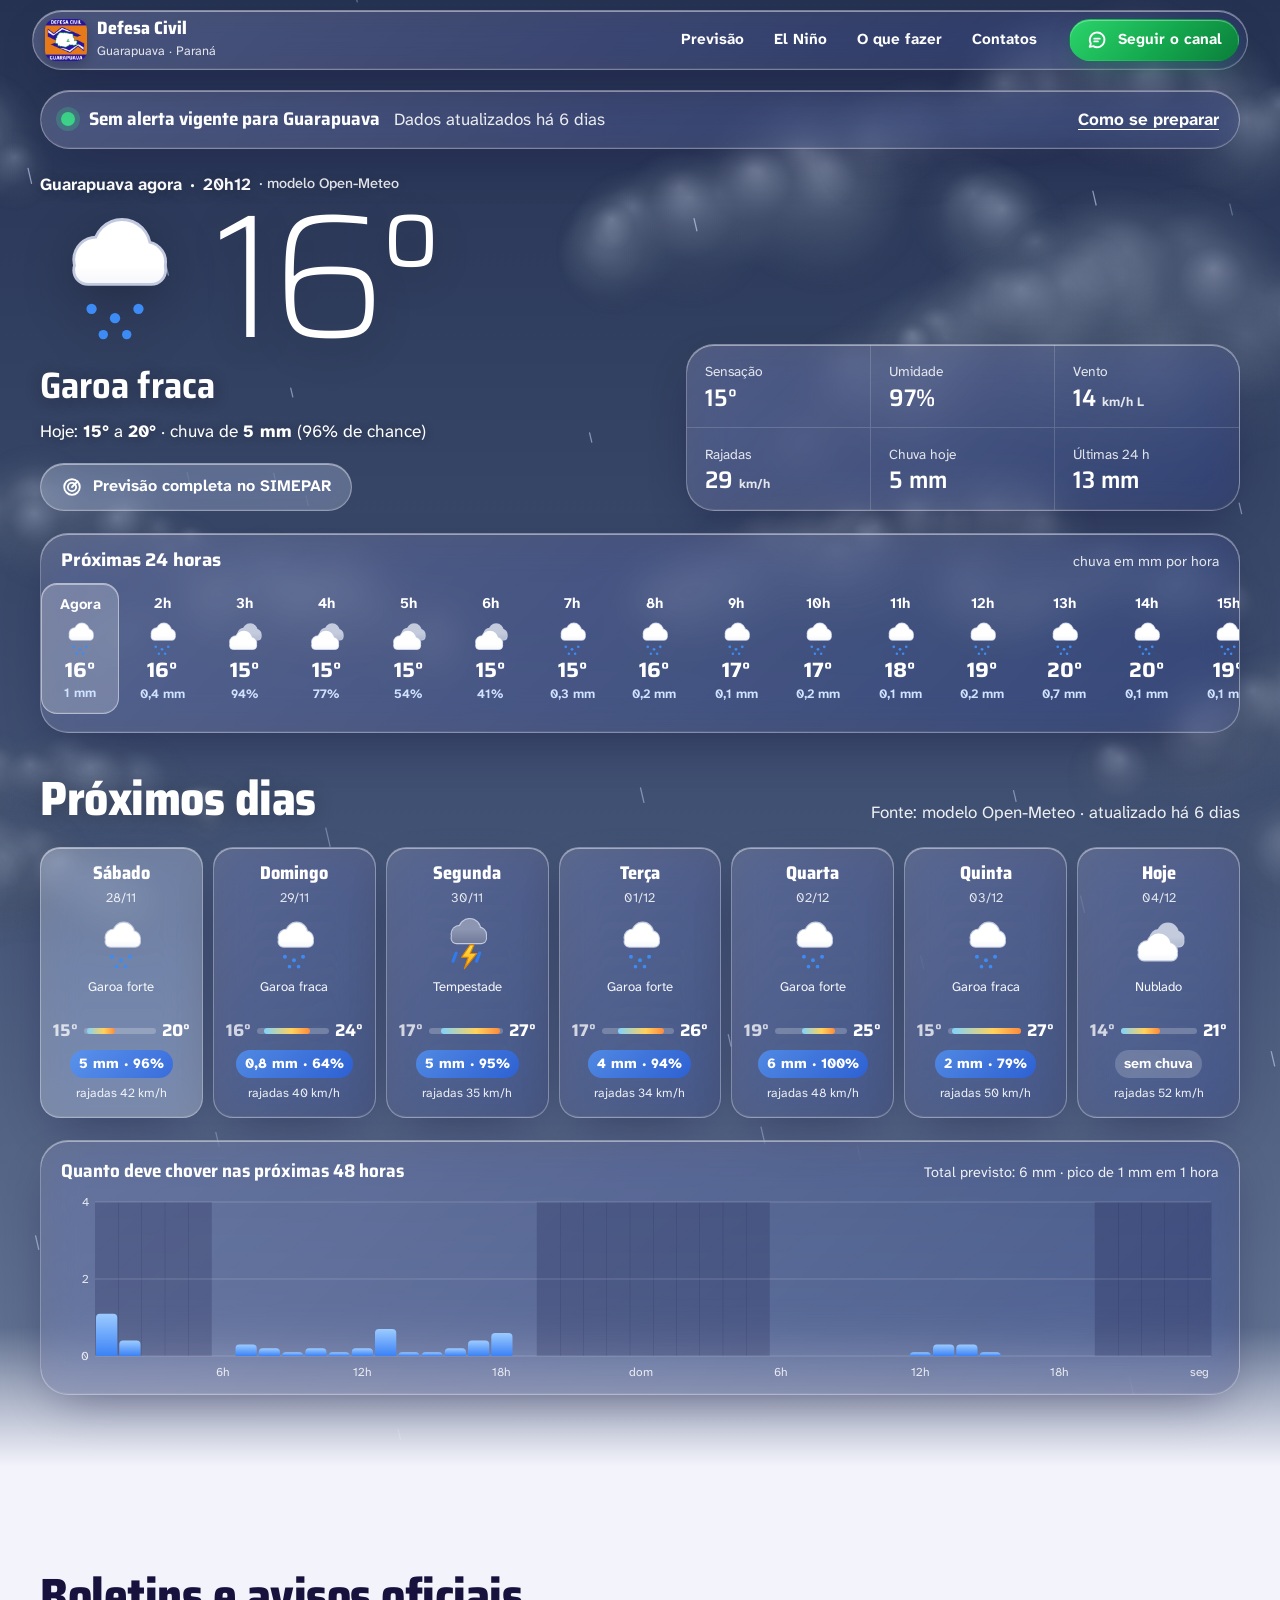
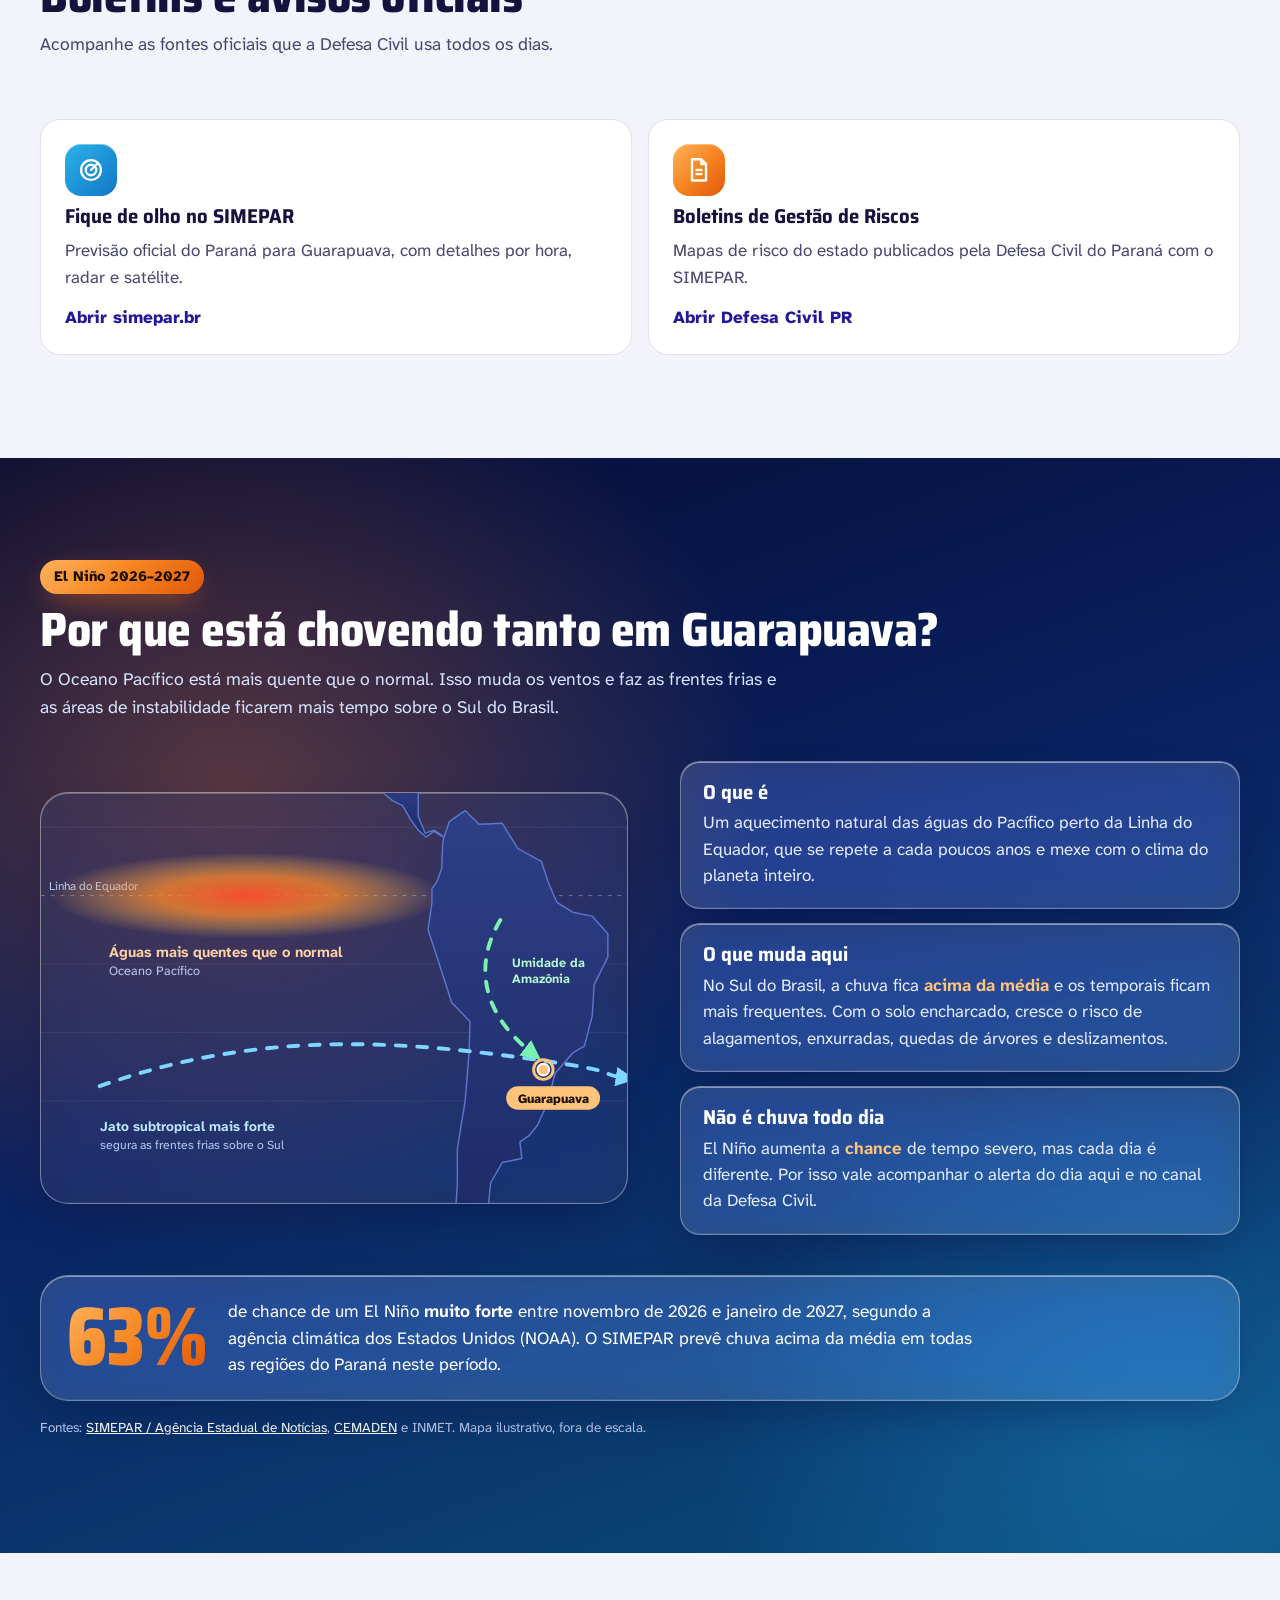
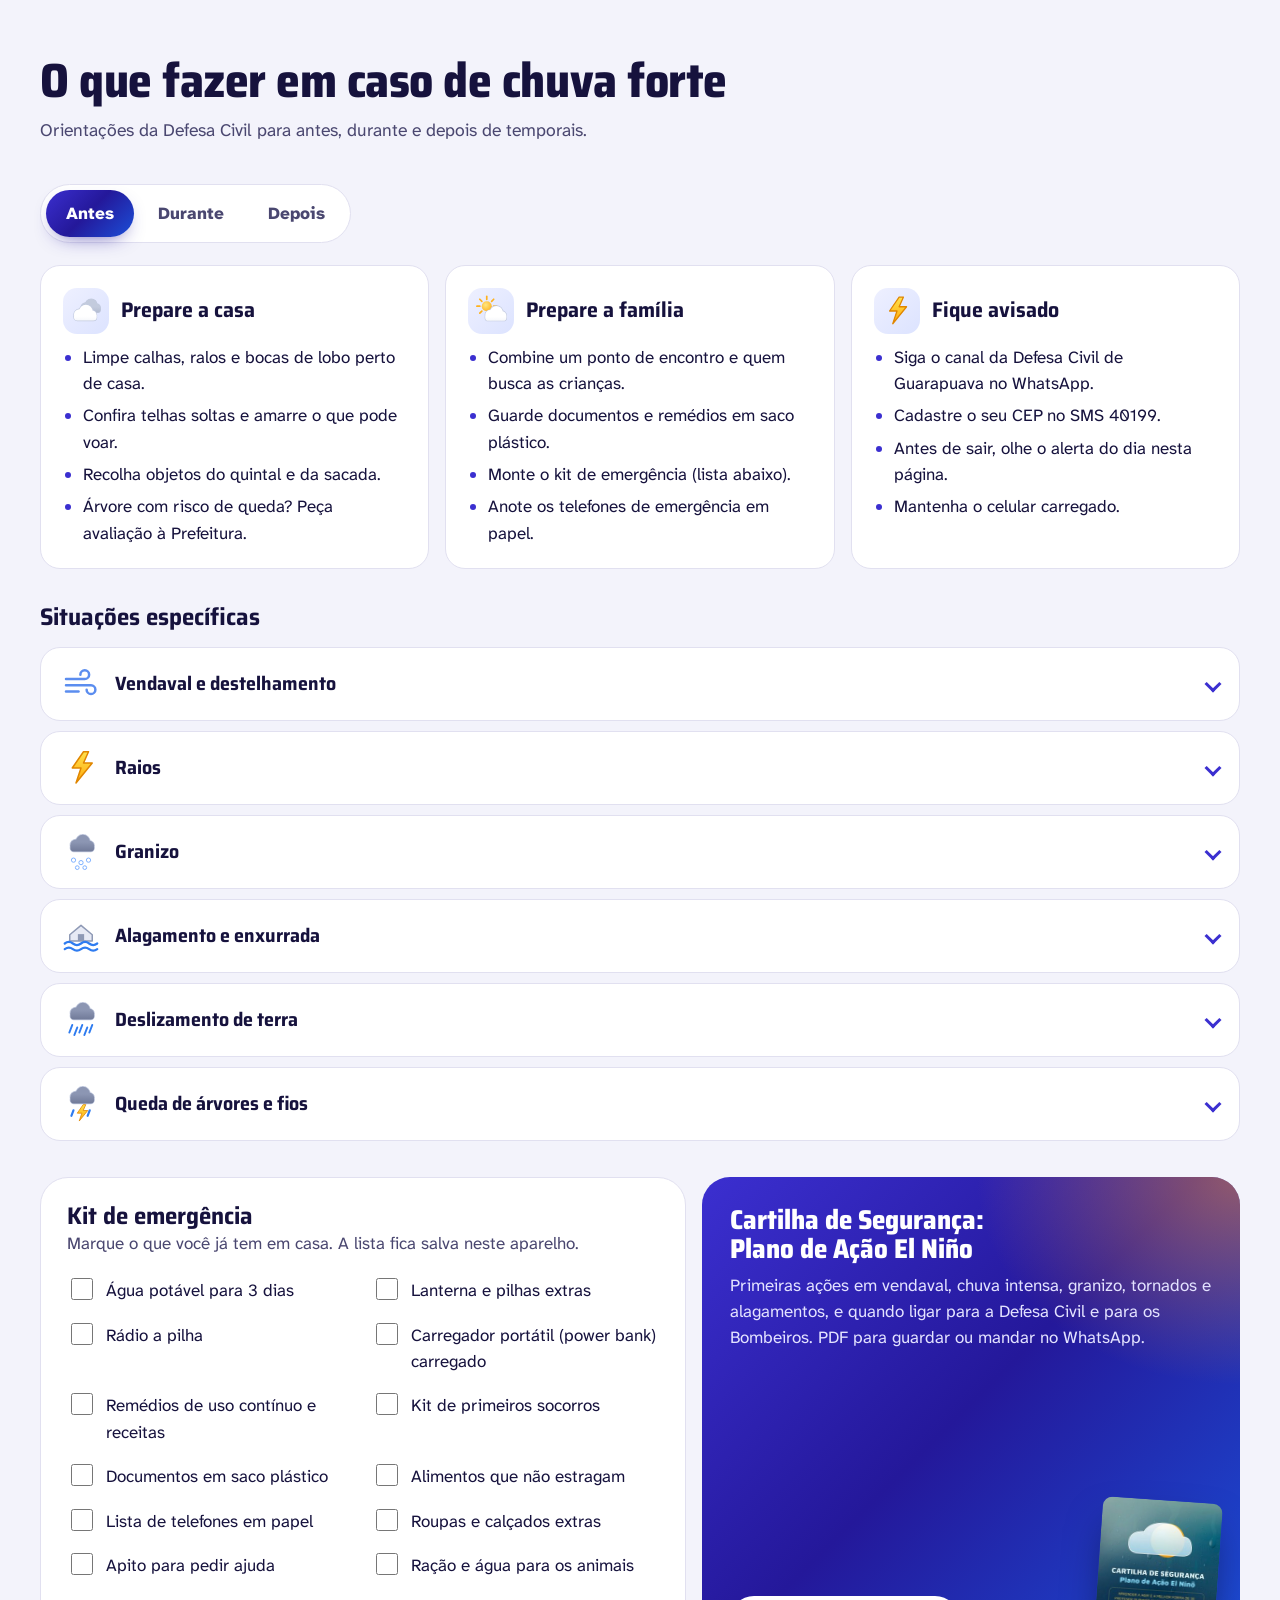
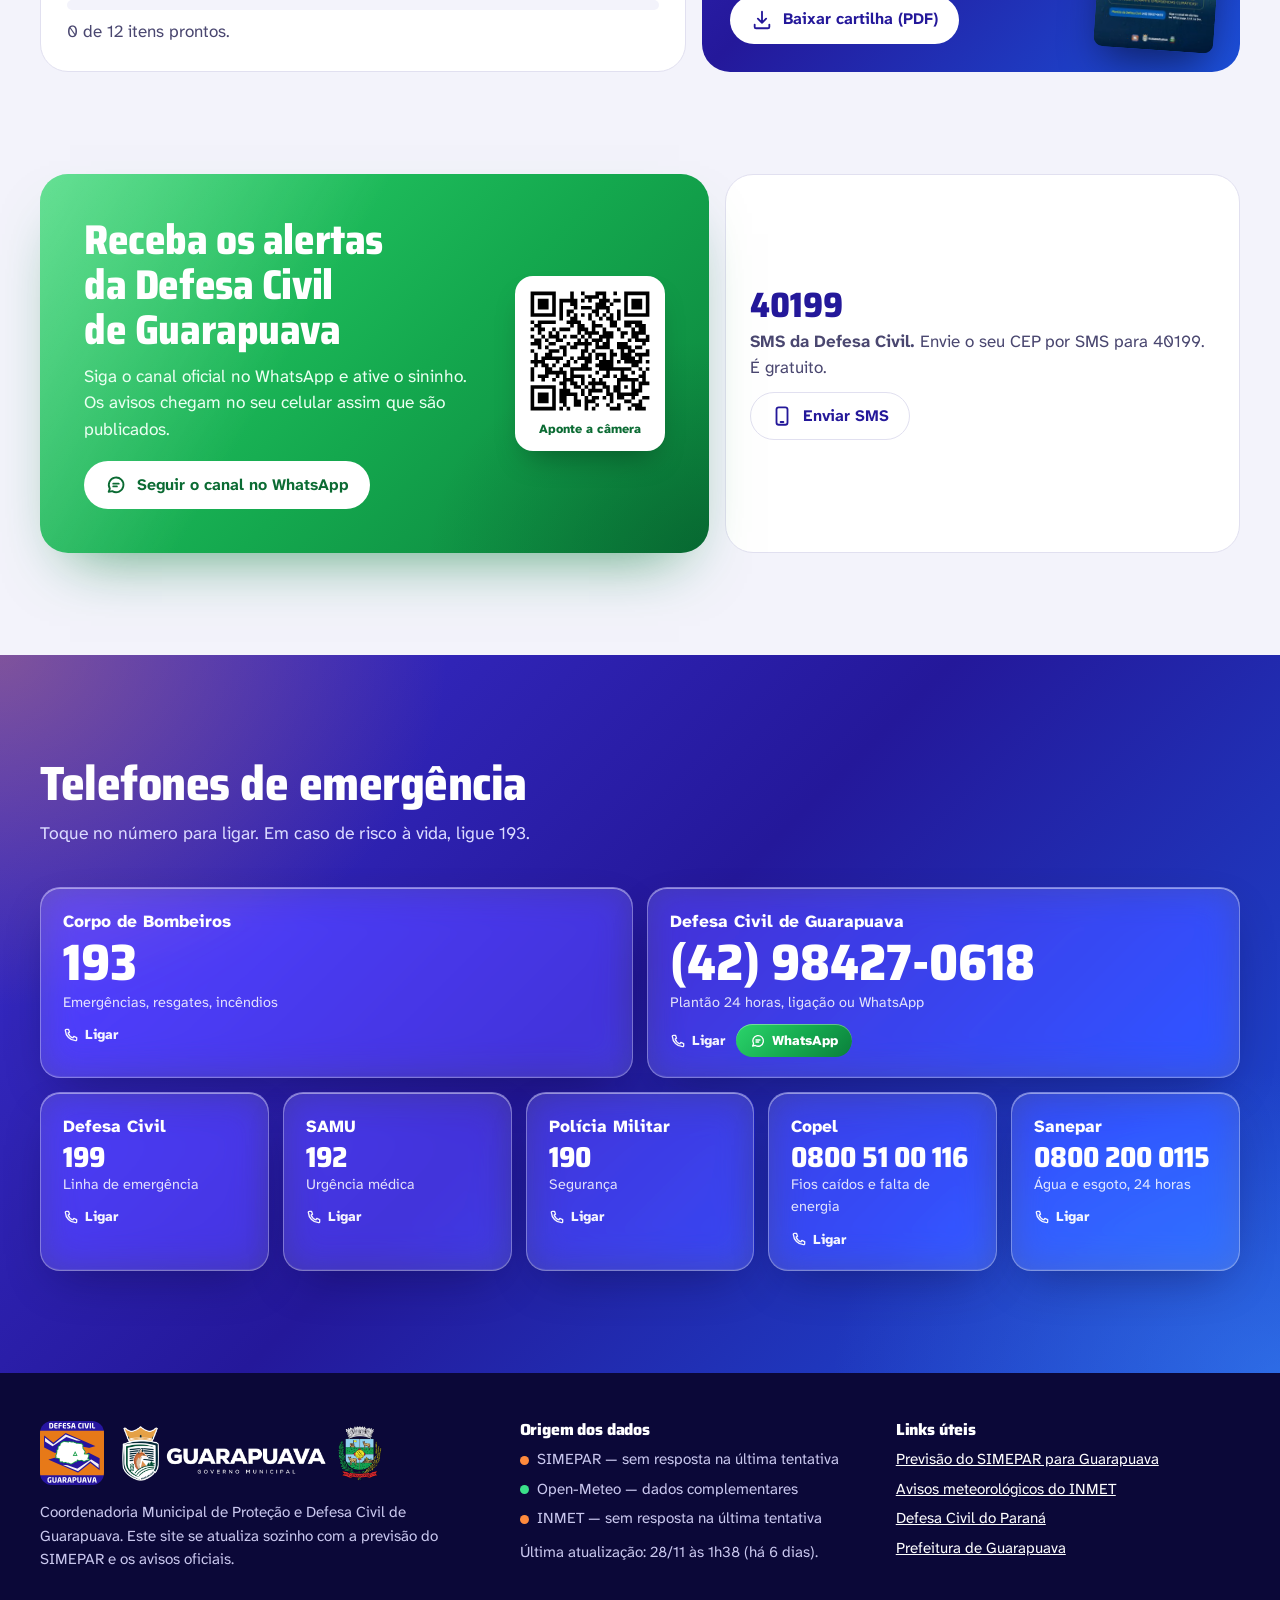
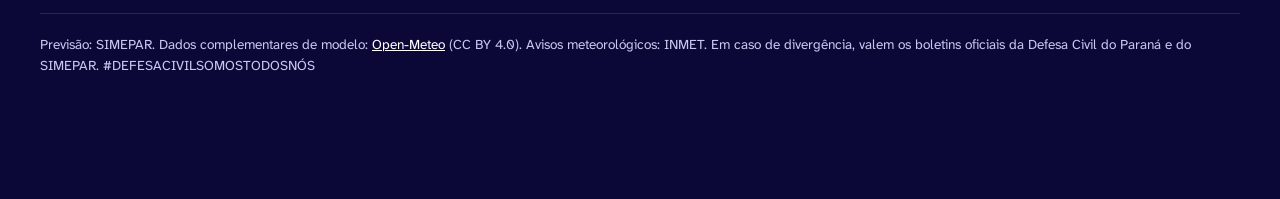
<file: index.html>
<!doctype html>
<html lang="pt-BR">
<head>
  <meta charset="utf-8">
  <meta name="viewport" content="width=device-width, initial-scale=1, viewport-fit=cover">
  <title>Tempo e alertas em Guarapuava — Defesa Civil</title>
  <meta name="description" content="Previsão do tempo, alertas de chuva e tempestade e orientações da Defesa Civil de Guarapuava (PR). Atualizado automaticamente com dados do SIMEPAR.">
  <meta name="theme-color" content="#24189A">
  <meta property="og:title" content="Tempo e alertas em Guarapuava — Defesa Civil">
  <meta property="og:description" content="Acompanhe o tempo, os alertas e o que fazer em caso de chuva forte em Guarapuava.">
  <meta property="og:image" content="assets/img/compartilhar-og.jpg">
  <meta property="og:type" content="website">
  <link rel="icon" href="assets/img/favicon-32.png" sizes="32x32">
  <link rel="apple-touch-icon" href="assets/img/icone-192.png">
  <link rel="manifest" href="manifest.webmanifest">
  <link rel="preload" href="assets/fonts/saira-var.woff2" as="font" type="font/woff2" crossorigin>
  <link rel="preload" href="assets/fonts/atkinson-next-var.woff2" as="font" type="font/woff2" crossorigin>
  <link rel="stylesheet" href="assets/css/site.css">
</head>
<body data-nivel="sem">
  <a class="pular" href="#conteudo">Pular para o conteúdo</a>

  <svg width="0" height="0" style="position:absolute" aria-hidden="true">
    <symbol id="i-conversa" viewBox="0 0 24 24"><path fill="none" stroke="currentColor" stroke-width="2" stroke-linecap="round" stroke-linejoin="round" d="M4 19.5 5.3 16A8 8 0 1 1 8 18.7L4 19.5Z"/><path fill="none" stroke="currentColor" stroke-width="2" stroke-linecap="round" d="M9 10.5h6M9 13.5h4"/></symbol>
    <symbol id="i-telefone" viewBox="0 0 24 24"><path fill="none" stroke="currentColor" stroke-width="2" stroke-linejoin="round" d="M5 3.5h3.2l1.6 4.2-2.1 1.4a11 11 0 0 0 7.2 7.2l1.4-2.1 4.2 1.6V19a1.5 1.5 0 0 1-1.6 1.5C10.6 20 4 13.4 3.5 5.1A1.5 1.5 0 0 1 5 3.5Z"/></symbol>
    <symbol id="i-baixar" viewBox="0 0 24 24"><g fill="none" stroke="currentColor" stroke-width="2" stroke-linecap="round" stroke-linejoin="round"><path d="M12 3v12m0 0-4.5-4.5M12 15l4.5-4.5"/><path d="M4 17v2.5A1.5 1.5 0 0 0 5.5 21h13a1.5 1.5 0 0 0 1.5-1.5V17"/></g></symbol>
    <symbol id="i-doc" viewBox="0 0 24 24"><g fill="none" stroke="currentColor" stroke-width="2" stroke-linejoin="round"><path d="M6 2.8h8l4 4V21H6z"/><path d="M14 2.8V7h4M9 12h6M9 15.5h6"/></g></symbol>
    <symbol id="i-radar" viewBox="0 0 24 24"><g fill="none" stroke="currentColor" stroke-width="2" stroke-linecap="round"><circle cx="12" cy="12" r="8.5"/><circle cx="12" cy="12" r="4.5"/><path d="M12 12 18 6"/></g></symbol>
    <symbol id="i-sms" viewBox="0 0 24 24"><g fill="none" stroke="currentColor" stroke-width="2" stroke-linejoin="round"><rect x="6" y="2.5" width="12" height="19" rx="2.5"/><path d="M10.5 18.5h3" stroke-linecap="round"/></g></symbol>
  </svg>

  <header class="topo vidro" id="topo">
    <a class="marca" href="#conteudo" aria-label="Defesa Civil de Guarapuava — início">
      <img src="assets/img/defesa-civil-guarapuava.png" alt="" width="42" height="42">
      <span><strong>Defesa Civil</strong><small>Guarapuava · Paraná</small></span>
    </a>
    <nav class="menu" aria-label="Seções">
      <a href="#previsao">Previsão</a>
      <a href="#el-nino">El Niño</a>
      <a href="#orientacoes">O que fazer</a>
      <a href="#contatos">Contatos</a>
    </nav>
    <a class="btn btn-whats" data-link="canal" href="#" target="_blank" rel="noopener">
      <svg aria-hidden="true"><use href="#i-conversa"/></svg><span>Seguir o canal</span>
    </a>
  </header>

  <main id="conteudo">
    <!-- ======================= CÉU: alerta + tempo agora + previsão ======================= -->
    <div class="ceu" id="ceu-area">
      <canvas id="ceu" aria-hidden="true"></canvas>
      <div class="container ceu-conteudo">
        <section id="alerta-area" aria-live="polite" aria-label="Situação de alerta"></section>

        <section class="agora" aria-labelledby="titulo-agora">
          <div>
            <h2 class="sr" id="titulo-agora">Tempo agora em Guarapuava</h2>
            <p class="agora-local"><span>Guarapuava agora</span> · <time id="agora-hora">--</time> <span class="fonte" id="agora-fonte"></span></p>
            <div class="temp-linha">
              <img id="agora-icone" src="assets/icons/nublado.svg" alt="" width="150" height="150">
              <span class="temp" id="agora-temp">--°</span>
            </div>
            <p class="cond" id="agora-cond">Carregando o tempo…</p>
            <p class="hoje-resumo" id="hoje-resumo"></p>
            <div class="agora-acoes">
              <a class="btn btn-vidro" data-link="simepar" href="#" target="_blank" rel="noopener">
                <svg aria-hidden="true"><use href="#i-radar"/></svg>Previsão completa no SIMEPAR
              </a>
            </div>
          </div>
          <dl class="agora-dados vidro" id="agora-dados" aria-label="Detalhes do tempo agora"></dl>
        </section>

        <section class="horas vidro" aria-labelledby="titulo-horas">
          <div class="horas-topo"><h2 id="titulo-horas">Próximas 24 horas</h2><small>chuva em mm por hora</small></div>
          <ol id="lista-horas" tabindex="0" aria-label="Previsão hora a hora"></ol>
        </section>

        <div class="secao-ceu-titulo" id="previsao">
          <h2>Próximos dias</h2>
          <p id="previsao-fonte"></p>
        </div>
        <ol class="dias" id="lista-dias" aria-label="Previsão para os próximos dias"></ol>

        <figure class="grafico vidro" id="grafico-chuva">
          <div class="grafico-topo">
            <h3>Quanto deve chover nas próximas 48 horas</h3>
            <p id="grafico-total"></p>
          </div>
          <svg id="grafico-svg" role="img" aria-label="Gráfico de barras da chuva prevista por hora"></svg>
        </figure>
      </div>
    </div>

    <!-- ======================= Avisos e documentos ======================= -->
    <section class="secao" id="boletins" aria-labelledby="t-boletins">
      <div class="container">
        <div class="secao-cab">
          <h2 id="t-boletins">Boletins e avisos oficiais</h2>
          <p>Acompanhe as fontes oficiais que a Defesa Civil usa todos os dias.</p>
        </div>
        <div class="avisos-inmet" id="avisos-inmet"></div>
        <div class="docs">
          <a class="doc simepar" data-link="simepar" href="#" target="_blank" rel="noopener">
            <span class="ico"><svg aria-hidden="true"><use href="#i-radar"/></svg></span>
            <h3>Fique de olho no SIMEPAR</h3>
            <p>Previsão oficial do Paraná para Guarapuava, com detalhes por hora, radar e satélite.</p>
            <span class="acao">Abrir simepar.br</span>
          </a>
          <a class="doc pr" data-link="defesaCivilPR" href="#" target="_blank" rel="noopener">
            <span class="ico"><svg aria-hidden="true"><use href="#i-doc"/></svg></span>
            <h3>Boletins de Gestão de Riscos</h3>
            <p>Mapas de risco do estado publicados pela Defesa Civil do Paraná com o SIMEPAR.</p>
            <span class="acao">Abrir Defesa Civil PR</span>
          </a>
        </div>
      </div>
    </section>

    <!-- ======================= El Niño ======================= -->
    <section class="secao elnino" id="el-nino" aria-labelledby="t-elnino">
      <div class="container">
        <div class="secao-cab">
          <span class="elnino-selo">El Niño 2026–2027</span>
          <h2 id="t-elnino">Por que está chovendo tanto em Guarapuava?</h2>
          <p>O Oceano Pacífico está mais quente que o normal. Isso muda os ventos e faz as frentes frias e as áreas de instabilidade ficarem mais tempo sobre o Sul do Brasil.</p>
        </div>
        <div class="elnino-grid">
          <svg class="mapa-elnino vidro" viewBox="0 0 600 420" role="img" aria-labelledby="mapa-tit mapa-desc">
            <title id="mapa-tit">Como o El Niño leva mais chuva ao Paraná</title>
            <desc id="mapa-desc">Mapa simplificado: águas mais quentes no Pacífico equatorial fortalecem o jato subtropical, que segura as frentes frias sobre o Sul do Brasil. A umidade da Amazônia desce até o Paraná e alimenta as tempestades em Guarapuava.</desc>
            <defs>
              <radialGradient id="g-quente" cx="50%" cy="50%" r="50%">
                <stop offset="0" stop-color="#FF4D2E" stop-opacity=".95"/>
                <stop offset=".45" stop-color="#FF8A2B" stop-opacity=".75"/>
                <stop offset="1" stop-color="#FFC15C" stop-opacity="0"/>
              </radialGradient>
              <linearGradient id="g-terra" x1="0" y1="0" x2="0" y2="1">
                <stop offset="0" stop-color="#2D3F86"/><stop offset="1" stop-color="#1D2B66"/>
              </linearGradient>
              <marker id="seta-b" viewBox="0 0 10 10" refX="6" refY="5" markerWidth="5" markerHeight="5" orient="auto"><path d="M0 0 10 5 0 10z" fill="#7FD6FF"/></marker>
              <marker id="seta-v" viewBox="0 0 10 10" refX="6" refY="5" markerWidth="5" markerHeight="5" orient="auto"><path d="M0 0 10 5 0 10z" fill="#7CF0B0"/></marker>
            </defs>
            <rect width="600" height="420" fill="rgba(4,14,52,.35)"/>
            <g stroke="rgba(255,255,255,.07)">
              <line x1="0" y1="35" x2="600" y2="35"/><line x1="0" y1="175" x2="600" y2="175"/><line x1="0" y1="245" x2="600" y2="245"/><line x1="0" y1="315" x2="600" y2="315"/>
            </g>
            <line x1="0" y1="105" x2="600" y2="105" stroke="rgba(255,255,255,.35)" stroke-dasharray="4 6"/>
            <text x="8" y="99" fill="#B9C9F2" font-size="12" font-family="Atkinson DC, sans-serif">Linha do Equador</text>
            <ellipse class="quente" cx="210" cy="105" rx="200" ry="44" fill="url(#g-quente)"/>
            <text x="70" y="168" fill="#FFD1A6" font-size="15" font-weight="700" font-family="Atkinson DC, sans-serif">Águas mais quentes que o normal</text>
            <text x="70" y="186" fill="#B9C9F2" font-size="13" font-family="Atkinson DC, sans-serif">Oceano Pacífico</text>
            <path fill="url(#g-terra)" stroke="#5E74C9" stroke-width="1.5" stroke-linejoin="round"
              d="M412 46 L418 29 L434 18 L448 32 L472 31 L488 57 L512 70 L520 94 L528 112 L544 122 L564 126 L580 144 L580 168 L566 196 L564 228 L556 259 L544 266 L526 287 L518 318 L508 340 L500 350 L490 357 L492 374 L472 378 L460 399 L458 420 L450 434 L424 434 L426 399 L426 364 L434 315 L438 266 L439 234 L420 214 L412 189 L402 158 L396 140 L400 112 L400 98 L405 91 L410 77 L411 52 Z"/>
            <path fill="url(#g-terra)" stroke="#5E74C9" stroke-width="1.5" stroke-linejoin="round" d="M411 45 L402 39 L394 45 L386 38 L378 27 L370 13 L360 8 L350 0 L346 -10 L360 -7 L367 -6 L380 -7 L386 0 L386 24 L393 41 L402 38 L410 43 Z"/>
            <path class="fluxo" d="M60 300 C 200 250, 330 250, 470 268 S 560 286, 600 292" fill="none" stroke="#7FD6FF" stroke-width="4" stroke-linecap="round" marker-end="url(#seta-b)"/>
            <text x="60" y="346" fill="#BFEAFF" font-size="14" font-weight="700" font-family="Atkinson DC, sans-serif">Jato subtropical mais forte</text>
            <text x="60" y="364" fill="#B9C9F2" font-size="12.5" font-family="Atkinson DC, sans-serif">segura as frentes frias sobre o Sul</text>
            <path class="fluxo" d="M470 130 C 440 180, 455 230, 505 268" fill="none" stroke="#7CF0B0" stroke-width="4" stroke-linecap="round" marker-end="url(#seta-v)"/>
            <text x="482" y="178" fill="#B8FAD6" font-size="13" font-weight="700" font-family="Atkinson DC, sans-serif">Umidade da</text>
            <text x="482" y="194" fill="#B8FAD6" font-size="13" font-weight="700" font-family="Atkinson DC, sans-serif">Amazônia</text>
            <circle class="alvo-pulso" cx="514" cy="283" r="10" fill="none" stroke="#FFC37A" stroke-width="3"/>
            <circle cx="514" cy="283" r="6" fill="#FFC37A" stroke="#fff" stroke-width="2"/>
            <rect x="476" y="300" width="96" height="24" rx="12" fill="#FFC37A"/>
            <text x="524" y="317" text-anchor="middle" fill="#1A0E00" font-size="13" font-weight="800" font-family="Atkinson DC, sans-serif">Guarapuava</text>
          </svg>
          <div class="elnino-cards">
            <article class="elnino-card vidro">
              <h3>O que é</h3>
              <p>Um aquecimento natural das águas do Pacífico perto da Linha do Equador, que se repete a cada poucos anos e mexe com o clima do planeta inteiro.</p>
            </article>
            <article class="elnino-card vidro">
              <h3>O que muda aqui</h3>
              <p>No Sul do Brasil, a chuva fica <strong>acima da média</strong> e os temporais ficam mais frequentes. Com o solo encharcado, cresce o risco de alagamentos, enxurradas, quedas de árvores e deslizamentos.</p>
            </article>
            <article class="elnino-card vidro">
              <h3>Não é chuva todo dia</h3>
              <p>El Niño aumenta a <strong>chance</strong> de tempo severo, mas cada dia é diferente. Por isso vale acompanhar o alerta do dia aqui e no canal da Defesa Civil.</p>
            </article>
          </div>
        </div>
        <div class="elnino-fato vidro">
          <span class="num">63%</span>
          <p>de chance de um El Niño <strong>muito forte</strong> entre novembro de 2026 e janeiro de 2027, segundo a agência climática dos Estados Unidos (NOAA). O SIMEPAR prevê chuva acima da média em todas as regiões do Paraná neste período.</p>
        </div>
        <p class="fontes-txt">Fontes: <a href="https://www.parana.pr.gov.br/aen/Noticia/El-Nino-e-confirmado-e-Simepar-preve-aumento-de-chuvas-ate-dezembro" target="_blank" rel="noopener">SIMEPAR / Agência Estadual de Notícias</a>, <a href="https://www.gov.br/cemaden/pt-br" target="_blank" rel="noopener">CEMADEN</a> e INMET. Mapa ilustrativo, fora de escala.</p>
      </div>
    </section>

    <!-- ======================= Orientações ======================= -->
    <section class="secao" id="orientacoes" aria-labelledby="t-orient">
      <div class="container">
        <div class="secao-cab">
          <h2 id="t-orient">O que fazer em caso de chuva forte</h2>
          <p>Orientações da Defesa Civil para antes, durante e depois de temporais.</p>
        </div>

        <div class="abas" role="tablist" aria-label="Momento">
          <button role="tab" id="aba-antes" aria-controls="p-antes" aria-selected="false" tabindex="-1">Antes</button>
          <button role="tab" id="aba-durante" aria-controls="p-durante" aria-selected="true">Durante</button>
          <button role="tab" id="aba-depois" aria-controls="p-depois" aria-selected="false" tabindex="-1">Depois</button>
        </div>

        <div class="painel-aba" role="tabpanel" id="p-antes" aria-labelledby="aba-antes" hidden>
          <div class="cards-orient">
            <article class="card-orient"><div class="topo-card"><img src="assets/icons/nublado.svg" alt=""><h3>Prepare a casa</h3></div>
              <ul><li>Limpe calhas, ralos e bocas de lobo perto de casa.</li><li>Confira telhas soltas e amarre o que pode voar.</li><li>Recolha objetos do quintal e da sacada.</li><li>Árvore com risco de queda? Peça avaliação à Prefeitura.</li></ul></article>
            <article class="card-orient"><div class="topo-card"><img src="assets/icons/sol-nuvem.svg" alt=""><h3>Prepare a família</h3></div>
              <ul><li>Combine um ponto de encontro e quem busca as crianças.</li><li>Guarde documentos e remédios em saco plástico.</li><li>Monte o kit de emergência (lista abaixo).</li><li>Anote os telefones de emergência em papel.</li></ul></article>
            <article class="card-orient"><div class="topo-card"><img src="assets/icons/raio.svg" alt=""><h3>Fique avisado</h3></div>
              <ul><li>Siga o canal da Defesa Civil de Guarapuava no WhatsApp.</li><li>Cadastre o seu CEP no SMS 40199.</li><li>Antes de sair, olhe o alerta do dia nesta página.</li><li>Mantenha o celular carregado.</li></ul></article>
          </div>
        </div>

        <div class="painel-aba" role="tabpanel" id="p-durante" aria-labelledby="aba-durante">
          <div class="cards-orient">
            <article class="card-orient"><div class="topo-card"><img src="assets/icons/tempestade.svg" alt=""><h3>Em casa</h3></div>
              <ul><li>Fique longe de janelas e portas de vidro.</li><li>Tire os aparelhos da tomada e evite o chuveiro elétrico durante os raios.</li><li>Se a água entrar, desligue a energia no quadro de luz.</li><li>Não suba no telhado durante a tempestade.</li></ul></article>
            <article class="card-orient"><div class="topo-card"><img src="assets/icons/vento.svg" alt=""><h3>Na rua</h3></div>
              <ul><li>Entre em um prédio ou estabelecimento.</li><li>Não se abrigue embaixo de árvores, placas, marquises ou perto de postes.</li><li>Nunca atravesse rua alagada: 15 cm de água em movimento derrubam um adulto.</li><li>Fique longe de córregos, rios e bueiros.</li></ul></article>
            <article class="card-orient"><div class="topo-card"><img src="assets/icons/chuva-forte.svg" alt=""><h3>No carro</h3></div>
              <ul><li>Reduza a velocidade e acenda o farol baixo.</li><li>Pare em local seguro, longe de árvores e da rede elétrica.</li><li>Não entre em trecho alagado: 30 cm de água corrente podem arrastar um carro.</li><li>Se a água subir em volta, saia e vá para um lugar alto.</li></ul></article>
          </div>
        </div>

        <div class="painel-aba" role="tabpanel" id="p-depois" aria-labelledby="aba-depois" hidden>
          <div class="cards-orient">
            <article class="card-orient"><div class="topo-card"><img src="assets/icons/raio.svg" alt=""><h3>Rede elétrica</h3></div>
              <ul><li>Não toque em fios caídos, mesmo que pareçam desligados.</li><li>Avise a Copel: 0800 51 00 116.</li><li>Se a casa alagou, só religue a energia depois de tudo seco e verificado.</li></ul></article>
            <article class="card-orient"><div class="topo-card"><img src="assets/icons/alagamento.svg" alt=""><h3>Limpeza e saúde</h3></div>
              <ul><li>Use luvas e botas: a água da enchente pode transmitir leptospirose.</li><li>Lave e desinfete tudo com água sanitária.</li><li>Jogue fora alimentos que tiveram contato com a água.</li><li>Beba só água filtrada ou fervida.</li></ul></article>
            <article class="card-orient"><div class="topo-card"><img src="assets/icons/sol.svg" alt=""><h3>Avalie e comunique</h3></div>
              <ul><li>Procure rachaduras, telhas quebradas e muros inclinados.</li><li>Fotografe os danos.</li><li>Comunique a Defesa Civil: (42) 98427-0618 ou 199.</li><li>Não volte para um imóvel interditado.</li></ul></article>
          </div>
        </div>

        <div class="situacoes">
          <h3 class="sub">Situações específicas</h3>
          <details class="situacao"><summary><img src="assets/icons/vento.svg" alt="">Vendaval e destelhamento</summary>
            <div class="conteudo"><ul><li>Feche portas e janelas e recolha objetos soltos.</li><li>Fique em um cômodo interno, longe de vidros.</li><li>Se o telhado começar a se soltar, saia daquele cômodo.</li><li>Não fique embaixo de árvores, placas e estruturas metálicas.</li></ul></div></details>
          <details class="situacao"><summary><img src="assets/icons/raio.svg" alt="">Raios</summary>
            <div class="conteudo"><ul><li>Se você ouve trovão, já está ao alcance de raios: procure abrigo.</li><li>Evite campos abertos, topos de morro, piscinas e lagos.</li><li>Afaste-se de cercas de arame, torres, postes e árvores isoladas.</li><li>Dentro de casa, evite telefone com fio, chuveiro elétrico e aparelhos na tomada.</li><li>Carro com vidros fechados é um abrigo seguro.</li></ul></div></details>
          <details class="situacao"><summary><img src="assets/icons/granizo.svg" alt="">Granizo</summary>
            <div class="conteudo"><ul><li>Fique abrigado e longe de janelas e claraboias.</li><li>Não saia para cobrir o carro ou recolher objetos durante a queda.</li><li>Depois, confira telhado e calhas: o gelo acumulado entope e causa infiltração.</li></ul></div></details>
          <details class="situacao"><summary><img src="assets/icons/alagamento.svg" alt="">Alagamento e enxurrada</summary>
            <div class="conteudo"><ul><li>Nunca atravesse áreas alagadas, a pé ou de carro.</li><li>Se a água começar a entrar, desligue energia e gás e leve as pessoas para um lugar alto.</li><li>Não volte para buscar objetos.</li><li>Ficou ilhado? Ligue 193.</li></ul></div></details>
          <details class="situacao"><summary><img src="assets/icons/chuva-forte.svg" alt="">Deslizamento de terra</summary>
            <div class="conteudo"><ul><li>Fique atento a rachaduras novas em paredes, pisos e no terreno.</li><li>Portas e janelas emperrando, muros, postes ou árvores inclinando são sinal de alerta.</li><li>Água barrenta minando do barranco ou estalos no terreno: saia na hora.</li><li>Avise a Defesa Civil (199) ou os Bombeiros (193).</li></ul></div></details>
          <details class="situacao"><summary><img src="assets/icons/tempestade.svg" alt="">Queda de árvores e fios</summary>
            <div class="conteudo"><ul><li>Não se aproxime de fios caídos e avise a Copel: 0800 51 00 116.</li><li>Árvore caída na via ou sobre imóvel: Defesa Civil (42) 98427-0618.</li><li>Não tente cortar ou remover sozinho árvores grandes.</li></ul></div></details>
        </div>

        <div class="kit-cartilha">
          <div class="kit">
            <h3>Kit de emergência</h3>
            <p>Marque o que você já tem em casa. A lista fica salva neste aparelho.</p>
            <ul class="kit-lista" id="kit-lista"></ul>
            <div class="kit-progresso" aria-hidden="true"><i id="kit-barra"></i></div>
            <p id="kit-texto" style="margin:8px 0 0"></p>
          </div>
          <div class="cartilha">
            <div>
              <h3>Cartilha de Segurança: Plano de Ação El Niño</h3>
              <p>Primeiras ações em vendaval, chuva intensa, granizo, tornados e alagamentos, e quando ligar para a Defesa Civil e para os Bombeiros. PDF para guardar ou mandar no WhatsApp.</p>
            </div>
            <a class="btn" href="assets/docs/cartilha-seguranca-plano-de-acao-el-nino.pdf" download>
              <svg aria-hidden="true"><use href="#i-baixar"/></svg>Baixar cartilha (PDF)
            </a>
            <img class="capa" src="assets/img/cartilha-capa.jpg" alt="" width="120" height="150" loading="lazy">
          </div>
        </div>
      </div>
    </section>

    <!-- ======================= Receba alertas ======================= -->
    <section class="secao" id="receba" aria-labelledby="t-receba" style="padding-top:0">
      <div class="container receba">
        <div class="canal">
          <div>
            <h2 id="t-receba">Receba os alertas da Defesa Civil de Guarapuava</h2>
            <p>Siga o canal oficial no WhatsApp e ative o sininho. Os avisos chegam no seu celular assim que são publicados.</p>
            <a class="btn" data-link="canal" href="#" target="_blank" rel="noopener"><svg aria-hidden="true"><use href="#i-conversa"/></svg>Seguir o canal no WhatsApp</a>
          </div>
          <div class="qr"><img src="assets/img/qr-canal-whatsapp.svg" alt="QR code do canal da Defesa Civil de Guarapuava no WhatsApp" width="126" height="126"><small>Aponte a câmera</small></div>
        </div>
        <div class="outros-canais">
          <div class="canal-mini">
            <span class="grande">40199</span>
            <p><b>SMS da Defesa Civil.</b> Envie o seu CEP por SMS para 40199. É gratuito.</p>
            <a class="btn btn-claro" href="sms:40199"><svg aria-hidden="true"><use href="#i-sms"/></svg>Enviar SMS</a>
          </div>
        </div>
      </div>
    </section>

    <!-- ======================= Contatos ======================= -->
    <section class="secao contatos-sec" id="contatos" aria-labelledby="t-contatos">
      <div class="container">
        <div class="secao-cab">
          <h2 id="t-contatos">Telefones de emergência</h2>
          <p>Toque no número para ligar. Em caso de risco à vida, ligue 193.</p>
        </div>
        <ul class="contatos" id="lista-contatos"></ul>
      </div>
    </section>
  </main>

  <footer class="rodape">
    <div class="container">
      <div class="rodape-grid">
        <div>
          <div class="logos">
            <img class="dc" src="assets/img/defesa-civil-guarapuava.png" alt="Defesa Civil de Guarapuava" width="64" height="64" loading="lazy">
            <img class="pref" src="assets/img/prefeitura-guarapuava-negativo.png" alt="Prefeitura de Guarapuava — Governo Municipal" width="260" height="55" loading="lazy">
          </div>
          <p style="margin-top:16px">Coordenadoria Municipal de Proteção e Defesa Civil de Guarapuava. Este site se atualiza sozinho com a previsão do SIMEPAR e os avisos oficiais.</p>
        </div>
        <div>
          <h2>Origem dos dados</h2>
          <ul class="estado-fontes" id="estado-fontes"></ul>
          <p style="margin-top:10px" id="ultima-atualizacao"></p>
        </div>
        <div>
          <h2>Links úteis</h2>
          <ul>
            <li><a data-link="simepar" href="#" target="_blank" rel="noopener">Previsão do SIMEPAR para Guarapuava</a></li>
            <li><a data-link="inmet" href="#" target="_blank" rel="noopener">Avisos meteorológicos do INMET</a></li>
            <li><a data-link="defesaCivilPR" href="#" target="_blank" rel="noopener">Defesa Civil do Paraná</a></li>
            <li><a data-link="prefeitura" href="#" target="_blank" rel="noopener">Prefeitura de Guarapuava</a></li>
          </ul>
        </div>
      </div>
      <p class="legal">Previsão: SIMEPAR. Dados complementares de modelo: <a href="https://open-meteo.com/" target="_blank" rel="noopener">Open-Meteo</a> (CC BY 4.0). Avisos meteorológicos: INMET. Em caso de divergência, valem os boletins oficiais da Defesa Civil do Paraná e do SIMEPAR. #DEFESACIVILSOMOSTODOSNÓS</p>
    </div>
  </footer>

  <nav class="barra-celular vidro" aria-label="Emergência">
    <a class="ligar" href="tel:193"><svg aria-hidden="true"><use href="#i-telefone"/></svg><span>Bombeiros<b>Ligar 193</b></span></a>
    <a class="whats-b" data-link="whatsPlantao" href="#" target="_blank" rel="noopener"><svg aria-hidden="true"><use href="#i-conversa"/></svg><span>Defesa Civil<b>WhatsApp 24h</b></span></a>
  </nav>

  <div class="dica" id="dica" hidden></div>


  <script type="module" src="assets/js/app.js"></script>
</body>
</html>
</file>
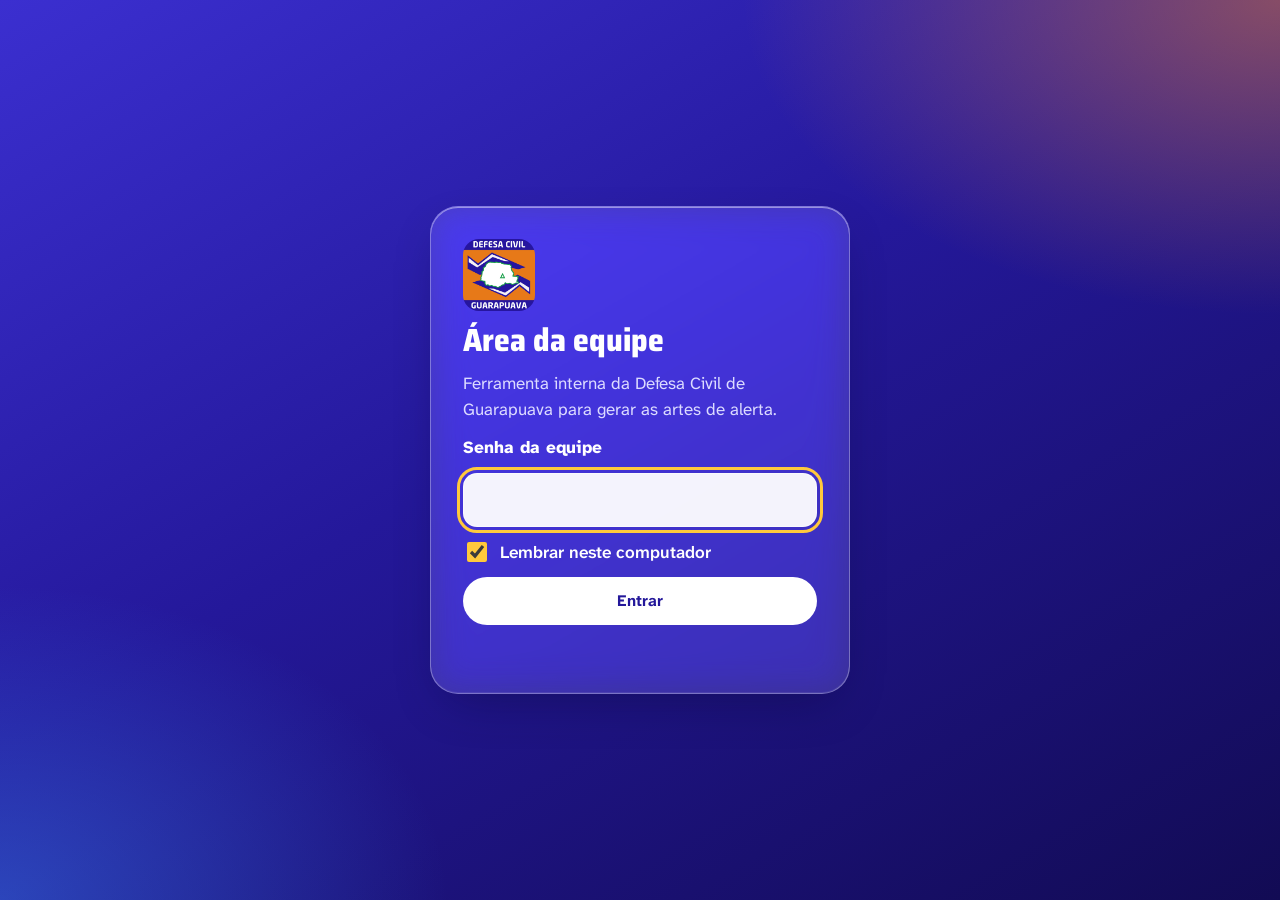
<file: gerenciar.html>
<!doctype html>
<html lang="pt-BR">
<head>
  <meta charset="utf-8">
  <meta name="viewport" content="width=device-width, initial-scale=1">
  <title>Área da equipe — Defesa Civil de Guarapuava</title>
  <meta name="robots" content="noindex, nofollow">
  <link rel="icon" href="assets/img/favicon-32.png" sizes="32x32">
  <link rel="stylesheet" href="assets/css/site.css">
  <style>
    body { background: radial-gradient(80% 60% at 0% 0%, #DCD8FF, transparent 60%), radial-gradient(60% 60% at 100% 0%, #FFE2C4, transparent 60%), var(--superficie); min-height: 100vh; }
    /* tela de senha */
    .portao { position: fixed; inset: 0; z-index: 90; display: grid; place-items: center; padding: 20px; background: linear-gradient(150deg, #3B2FD0 0%, #24189A 45%, #120B54 100%); }
    .portao::before { content: ''; position: absolute; inset: 0; background: radial-gradient(60% 50% at 100% 0%, rgba(255,140,40,.45), transparent 70%), radial-gradient(50% 50% at 0% 100%, rgba(60,140,255,.4), transparent 70%); }
    .portao-caixa { position: relative; width: min(100%, 420px); display: grid; gap: 12px; padding: 32px; border-radius: var(--r-g); color: #fff; }
    .portao-caixa img { width: 72px; height: 72px; border-radius: 16px; }
    .portao-caixa h1 { font-size: 2rem; font-weight: 800; font-stretch: 87.5%; }
    .portao-caixa p { margin: 0; color: #DCDBFF; }
    .portao-caixa label { font-weight: 800; }
    .portao-caixa input[type=password] { font: inherit; padding: 13px 16px; border-radius: 14px; border: 1.5px solid rgba(255,255,255,.5); background: rgba(255,255,255,.95); color: var(--tinta); width: 100%; }
    .portao-caixa .lembrar { display: flex; gap: 10px; align-items: center; font-weight: 600; }
    .portao-caixa .lembrar input { width: 20px; height: 20px; accent-color: #FFC93C; }
    .portao-caixa .btn { background: #fff; color: var(--anil); }
    .portao-caixa .msg { color: #FFD2D2; margin: 0; min-height: 1.4em; font-weight: 700; }

    .g-topo { display: flex; align-items: center; gap: 14px; padding: 18px var(--margem); flex-wrap: wrap; }
    .g-topo img { width: 46px; height: 46px; border-radius: 10px; }
    .g-topo h1 { font-size: 1.5rem; font-weight: 800; font-stretch: 87.5%; }
    .g-topo small { color: var(--tinta-2); }
    .g-topo .acoes-topo { margin-left: auto; display: flex; gap: 8px; }
    .g-grid { display: grid; grid-template-columns: minmax(0, 1.1fr) minmax(0, .9fr); gap: 20px; padding: 0 var(--margem) 60px; max-width: 1400px; margin: 0 auto; align-items: start; }
    .bloco { background: rgba(255,255,255,.85); border: 1px solid #fff; border-radius: var(--r-g); padding: 24px; box-shadow: 0 20px 50px -30px rgba(36,24,154,.35); backdrop-filter: blur(10px); -webkit-backdrop-filter: blur(10px); }
    .bloco + .bloco { margin-top: 20px; }
    .bloco h2 { font-size: 1.4rem; margin-bottom: 14px; }
    .campo { display: grid; gap: 6px; margin-bottom: 16px; }
    fieldset.campo { border: 0; padding: 0; margin: 0 0 16px; min-width: 0; }
    fieldset.campo legend { padding: 0; margin-bottom: 6px; }
    .campo > label, .campo legend { font-weight: 800; }
    .campo small { color: var(--tinta-2); }
    input[type=text], input[type=password], input[type=datetime-local], input[type=date], textarea, select { font: inherit; padding: 11px 14px; border-radius: 12px; border: 1.5px solid var(--linha); background: #fff; width: 100%; color: var(--tinta); }
    textarea { min-height: 84px; resize: vertical; }
    .duas { display: grid; grid-template-columns: 1fr 1fr; gap: 12px; }
    .niveis { display: grid; grid-template-columns: repeat(4, 1fr); gap: 8px; }
    .niveis label { position: relative; }
    .niveis input { position: absolute; opacity: 0; }
    .niveis span { display: grid; place-items: center; text-align: center; min-height: 64px; padding: 8px; border-radius: 16px; font-weight: 800; line-height: 1.15; cursor: pointer; border: 3px solid transparent; box-shadow: inset 0 1px 0 rgba(255,255,255,.5); }
    .niveis small { color: inherit; font-weight: 700; opacity: .92; }
    .niveis input:checked + span { border-color: var(--tinta); box-shadow: 0 0 0 3px #fff inset, 0 10px 24px -10px rgba(0,0,0,.5); }
    .niveis input:focus-visible + span { outline: 3px solid #FFC93C; outline-offset: 2px; }
    .chips { display: flex; flex-wrap: wrap; gap: 8px; border: 0; padding: 0; margin: 0; }
    .chips label { position: relative; }
    .chips input { position: absolute; opacity: 0; }
    .chips span { display: inline-flex; gap: 6px; align-items: center; padding: 7px 14px; border-radius: 999px; border: 1.5px solid var(--linha); background: #fff; font-weight: 700; cursor: pointer; }
    .chips input:checked + span { background: var(--grad-marca); color: #fff; border-color: transparent; }
    .chips input:focus-visible + span { outline: 3px solid #FFC93C; outline-offset: 2px; }
    .dia-item { border: 1.5px solid var(--linha); border-radius: 16px; padding: 14px; display: grid; gap: 8px; margin-bottom: 10px; background: #fff; }
    .dia-item .linha { display: grid; grid-template-columns: 1fr 180px auto; gap: 8px; }
    .acoes-linha { display: flex; flex-wrap: wrap; gap: 10px; }
    .msg { font-weight: 700; margin: 10px 0 0; min-height: 1.4em; }
    .msg.ok { color: #0B7F3B; } .msg.erro { color: #B3121F; }
    .previa { position: sticky; top: 16px; }
    .previa canvas { width: 100%; height: auto; max-height: 70vh; object-fit: contain; border-radius: 16px; background: #1B1466; }
    .desativado { opacity: .4; pointer-events: none; }
    details.senha summary { font-weight: 800; cursor: pointer; font-family: var(--fonte-display); font-size: 1.15rem; }
    details.senha p { color: var(--tinta-2); margin: 10px 0; }
    @media (max-width: 980px) { .g-grid { grid-template-columns: 1fr; } .previa { position: static; } }
    @media (max-width: 560px) { .niveis { grid-template-columns: 1fr 1fr; } .duas { grid-template-columns: 1fr; } .dia-item .linha { grid-template-columns: 1fr; } }
  </style>
</head>
<body>
  <div class="portao" id="portao" hidden>
    <form class="portao-caixa vidro" id="form-senha">
      <img src="assets/img/defesa-civil-guarapuava.png" alt="Defesa Civil de Guarapuava">
      <h1>Área da equipe</h1>
      <p>Ferramenta interna da Defesa Civil de Guarapuava para gerar as artes de alerta.</p>
      <label for="senha">Senha da equipe</label>
      <input type="password" id="senha" autocomplete="current-password" required>
      <label class="lembrar"><input type="checkbox" id="lembrar" checked> Lembrar neste computador</label>
      <button class="btn" type="submit">Entrar</button>
      <p class="msg" id="msg-senha" role="alert"></p>
    </form>
  </div>

  <div id="app" hidden>
    <header class="g-topo">
      <img src="assets/img/defesa-civil-guarapuava.png" alt="">
      <div><h1>Gerar artes</h1><small>Área da equipe da Defesa Civil de Guarapuava</small></div>
      <div class="acoes-topo">
        <a class="btn btn-claro" href="./">Ver o site</a>
        <button class="btn btn-claro" type="button" id="sair">Sair</button>
      </div>
    </header>

    <div class="g-grid">
      <div>
        <form class="bloco" id="form-alerta" autocomplete="off">
          <h2>1. Escolha a arte</h2>
          <fieldset class="chips" id="tipo-arte" style="margin-bottom:18px">
            <label><input type="radio" name="tipo" value="alerta" checked><span>Alerta</span></label>
            <label><input type="radio" name="tipo" value="tempo"><span>Tempo agora</span></label>
            <label><input type="radio" name="tipo" value="previsao"><span>Próximos 3 dias</span></label>
          </fieldset>

          <div id="campos-alerta">
            <fieldset class="campo">
              <legend>Nível de risco</legend>
              <div class="niveis" id="niveis"></div>
            </fieldset>
            <div class="campo">
              <label for="f-titulo">Título (curto, como no card)</label>
              <input type="text" id="f-titulo" list="sug-titulos" maxlength="60" placeholder="Ex.: Risco alto de tempestades">
              <datalist id="sug-titulos">
                <option value="Risco alto de tempestades"><option value="Risco muito alto de tempestades severas"><option value="Risco moderado de temporais">
                <option value="Risco de chuva forte"><option value="Risco de vendaval"><option value="Risco de granizo"><option value="Chuva volumosa em 24 horas">
              </datalist>
            </div>
            <div class="campo">
              <label for="f-resumo">Resumo em uma frase</label>
              <textarea id="f-resumo" maxlength="220" placeholder="Ex.: Chuva forte em pouco tempo, rajadas de vento, raios e granizo localizado."></textarea>
            </div>
            <label style="display:flex;gap:10px;align-items:flex-start;margin-bottom:10px;font-weight:700"><input type="checkbox" id="f-dias-inteiros" checked style="width:22px;height:22px;accent-color:var(--anil)"> Vigência por dias inteiros, como no boletim do SIMEPAR (das 00h00 do primeiro dia às 23h59 do último)</label>
            <div class="duas">
              <div class="campo"><label for="f-inicio" id="rot-inicio">Primeiro dia</label><input type="date" id="f-inicio"></div>
              <div class="campo"><label for="f-fim" id="rot-fim">Último dia</label><input type="date" id="f-fim"></div>
            </div>
            <fieldset class="campo">
              <legend>Fenômenos esperados</legend>
              <div class="chips" id="fenomenos"></div>
            </fieldset>
            <div class="campo">
              <span style="font-weight:800">Texto por dia</span>
              <div id="dias"></div>
              <div class="acoes-linha">
                <button class="btn btn-claro" type="button" id="add-dia">Adicionar dia</button>
                <button class="btn btn-claro" type="button" id="auto-dias">Criar dias pela vigência</button>
              </div>
            </div>
            <fieldset class="campo">
              <legend>Podem ocorrer</legend>
              <div class="chips" id="impactos"></div>
            </fieldset>
            <div class="acoes-linha">
              <button class="btn btn-claro" type="button" id="usar-inmet">Preencher com o aviso do INMET em vigor</button>
              <button class="btn btn-claro" type="button" id="limpar">Limpar formulário</button>
            </div>
            <p class="msg" id="msg-form" role="status"></p>
          </div>
        </form>

        <details class="bloco senha">
          <summary>Trocar a senha da equipe</summary>
          <p>Digite a nova senha e clique em “Gerar linha”. Depois, no GitHub, abra o arquivo <b>assets/js/config.js</b>, clique no lápis (editar) e troque a linha que começa com <b>senhaEquipe</b> pela linha gerada. Em 1 a 2 minutos a nova senha passa a valer e todos precisam entrar de novo.</p>
          <div class="campo"><label for="nova-senha">Nova senha (mínimo 10 caracteres)</label><input type="password" id="nova-senha" autocomplete="new-password"></div>
          <div class="acoes-linha"><button class="btn btn-marca" type="button" id="gerar-senha">Gerar linha</button><a class="btn btn-claro" id="link-config" href="#" target="_blank" rel="noopener" hidden>Abrir config.js no GitHub</a></div>
          <div class="campo" style="margin-top:12px"><label for="linha-senha">Linha para colar</label><textarea id="linha-senha" readonly style="min-height:70px;font-size:.85rem"></textarea></div>
          <p class="msg" id="msg-senha-nova" role="status"></p>
        </details>
      </div>

      <aside class="bloco previa" aria-labelledby="t-previa">
        <h2 id="t-previa">2. Arte e legenda</h2>
        <fieldset class="chips" id="formato" style="margin-bottom:12px">
          <label><input type="radio" name="formato" value="feed" checked><span>Post 4:5</span></label>
          <label><input type="radio" name="formato" value="status"><span>Status 9:16</span></label>
          <label id="op-banner"><input type="radio" name="formato" value="banner"><span>Banner p/ matéria</span></label>
        </fieldset>
        <canvas id="arte" width="1080" height="1350" aria-label="Prévia da arte"></canvas>
        <div class="acoes-linha" style="margin-top:12px">
          <button class="btn btn-marca" type="button" id="baixar-arte">Baixar arte</button>
          <button class="btn btn-claro" type="button" id="copiar-legenda">Copiar legenda</button>
          <button class="btn btn-whats" type="button" id="whats-legenda">Mandar texto no WhatsApp</button>
        </div>
        <div class="campo" style="margin-top:14px"><label for="legenda">Legenda (pode editar)</label><textarea id="legenda" style="min-height:200px;font-size:.9rem"></textarea></div>
        <p class="msg" id="msg-arte" role="status"></p>
      </aside>
    </div>
  </div>

  <script type="module">
    import { exigirAcesso } from './assets/js/acesso.js';
    exigirAcesso(async () => {
      document.getElementById('app').hidden = false;
      await import('./assets/js/gerenciar.js');
    });
  </script>
</body>
</html>
</file>
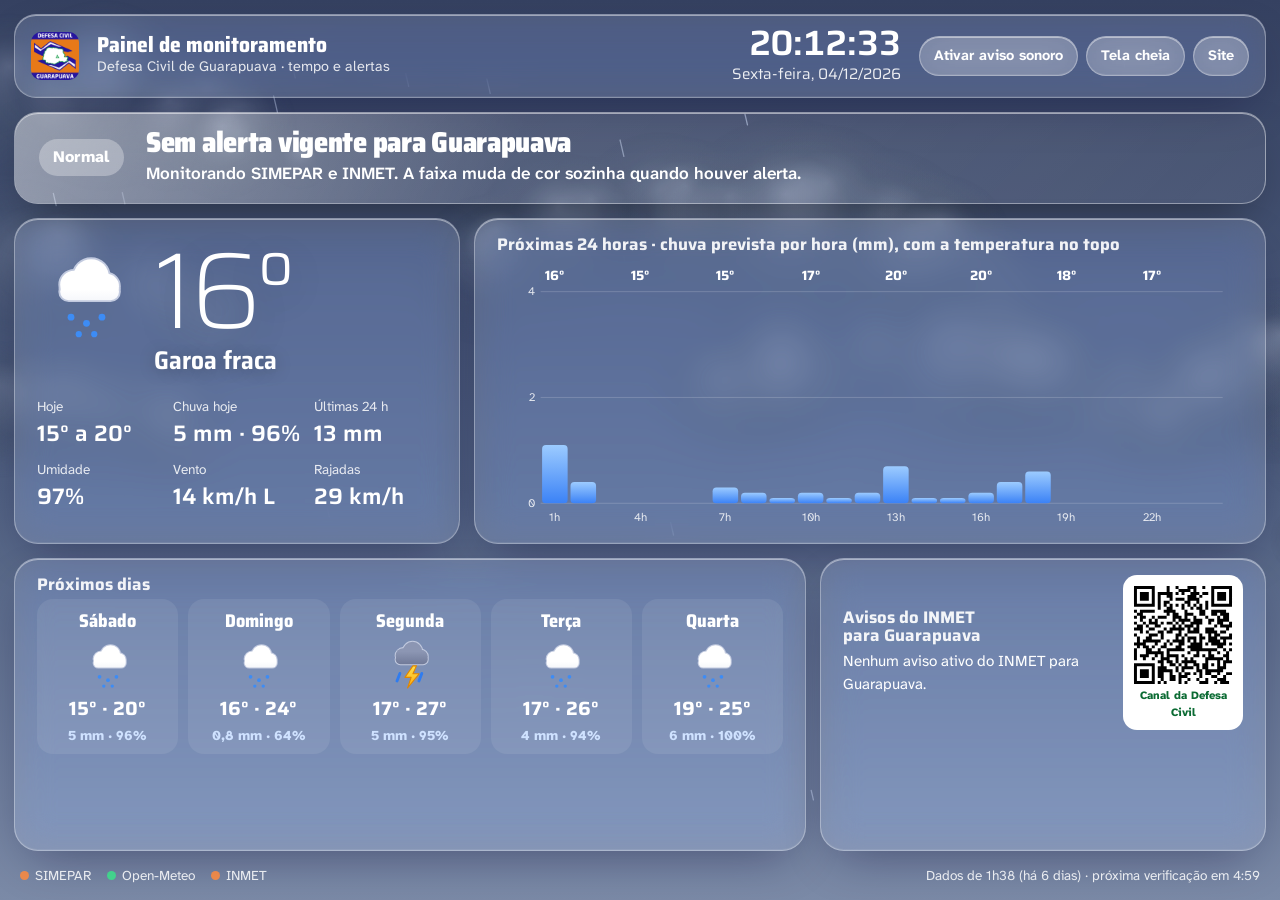
<file: painel.html>
<!doctype html>
<html lang="pt-BR">
<head>
  <meta charset="utf-8">
  <meta name="viewport" content="width=device-width, initial-scale=1">
  <title>Painel de monitoramento — Defesa Civil de Guarapuava</title>
  <meta name="robots" content="noindex">
  <meta name="theme-color" content="#120B54">
  <link rel="icon" href="assets/img/favicon-32.png" sizes="32x32">
  <link rel="preload" href="assets/fonts/saira-var.woff2" as="font" type="font/woff2" crossorigin>
  <link rel="stylesheet" href="assets/css/site.css">
  <style>
    html, body { height: 100%; }
    body { background: #0B0838; color: #fff; overflow: hidden; }
    #ceu { position: fixed; inset: 0; width: 100%; height: 100%; z-index: -1; }
    .painel { height: 100dvh; display: grid; gap: 14px; padding: 14px; grid-template-rows: auto auto minmax(0, 1fr) minmax(0, .9fr) auto; }
    .p-topo { display: flex; align-items: center; gap: 18px; padding: 10px 16px; border-radius: 22px; }
    .p-topo img { width: 48px; height: 48px; border-radius: 10px; }
    .p-topo h1 { font-size: 1.35rem; font-weight: 800; font-stretch: 87.5%; }
    .p-topo small { display: block; opacity: .85; font-size: .9rem; }
    .relogio { margin-left: auto; text-align: right; font-family: var(--fonte-display); }
    .relogio b { display: block; font-size: 2.2rem; font-weight: 600; line-height: 1; font-variant-numeric: tabular-nums; }
    .relogio span { font-size: .95rem; opacity: .9; }
    .p-botoes { display: flex; gap: 8px; }
    .p-botoes .btn { min-height: 40px; padding: 6px 14px; font-size: .9rem; }
    .p-botoes .btn[aria-pressed="true"] { background: var(--grad-whats); }
    .p-alerta { border-radius: 24px; padding: clamp(10px, 1.8vh, 18px) 24px; display: grid; grid-template-columns: auto 1fr auto; gap: 22px; align-items: center; color: var(--alerta-texto, #fff); background: var(--alerta-grad, rgba(255,255,255,.12)); border: 1px solid rgba(255,255,255,.4); box-shadow: inset 0 1px 0 rgba(255,255,255,.5), 0 20px 50px -20px rgba(0,0,0,.5); position: relative; overflow: hidden; }
    .p-alerta::before { content: ''; position: absolute; inset: 0; background: linear-gradient(115deg, rgba(255,255,255,.35), transparent 40%); pointer-events: none; }
    .p-alerta .nivel { font-weight: 800; font-size: 1rem; padding: 6px 14px; border-radius: 999px; background: rgba(255,255,255,.3); white-space: nowrap; }
    .p-alerta h2 { font-size: clamp(1.6rem, min(3.4vw, 6vh), 3.4rem); font-weight: 900; font-stretch: 75%; text-transform: uppercase; line-height: .95; }
    .p-alerta p { margin: 4px 0 0; font-weight: 600; max-width: none; }
    .p-alerta .vig { text-align: right; font-family: var(--fonte-display); font-weight: 700; font-stretch: 87.5%; font-size: 1.2rem; line-height: 1.2; }
    .p-alerta.ok { --alerta-grad: linear-gradient(135deg, rgba(255,255,255,.16), rgba(255,255,255,.06)); }
    .p-alerta.ok h2 { font-size: 1.8rem; text-transform: none; font-stretch: 87.5%; }
    .p-meio { display: grid; grid-template-columns: minmax(0, .9fr) minmax(0, 1.6fr); gap: 14px; min-height: 0; }
    .cartao { border-radius: 24px; padding: clamp(10px, 1.8vh, 18px) 22px; min-height: 0; display: grid; align-content: start; }
    .cartao h3 { font-size: 1.05rem; font-weight: 700; font-stretch: 100%; opacity: .92; margin-bottom: 6px; }
    .agora-p { grid-template-columns: auto 1fr; gap: 6px 18px; align-content: center; }
    .agora-p { overflow: hidden; }
    .agora-p img { width: clamp(60px, 11vh, 140px); grid-row: span 2; }
    .agora-p .temp { font-size: clamp(3.4rem, min(9vw, 12vh), 8.5rem); }
    .agora-p .cond { margin: 0; font-size: clamp(1.1rem, min(2vw, 3.2vh), 2rem); }
    .agora-p dl { grid-column: 1 / -1; display: grid; grid-template-columns: repeat(3, 1fr); gap: 8px 14px; margin: 10px 0 0; }
    .agora-p dt { font-size: .85rem; opacity: .85; }
    .agora-p dd { margin: 0; font-family: var(--fonte-display); font-weight: 600; font-size: clamp(1rem, 2.6vh, 1.4rem); white-space: nowrap; }
    .agora-p dl { margin-top: clamp(4px, 1vh, 10px) !important; }
    #p-grafico svg { width: 100%; height: 100%; min-height: 140px; }
    #p-grafico { grid-template-rows: auto 1fr; }
    #p-grafico .eixo text { fill: rgba(255,255,255,.85); font-size: 12px; }
    #p-grafico .grade line { stroke: rgba(255,255,255,.18); }
    #p-grafico .temp-h { fill: #fff; font-family: var(--fonte-display); font-weight: 700; font-size: 14px; }
    .p-baixo { display: grid; grid-template-columns: minmax(0, 1.6fr) minmax(0, .9fr); gap: 14px; min-height: 0; }
    .p-dias { list-style: none; margin: 0; padding: 0; display: grid; grid-template-columns: repeat(5, 1fr); gap: 10px; }
    .p-dias li { text-align: center; display: grid; justify-items: center; gap: 2px; padding: 8px 4px; border-radius: 16px; background: rgba(255,255,255,.08); }
    .p-dias b { font-family: var(--fonte-display); font-weight: 800; font-stretch: 87.5%; font-size: 1.15rem; }
    .p-dias img { width: 54px; height: 54px; }
    .p-dias .t { font-family: var(--fonte-display); font-weight: 700; font-size: 1.2rem; }
    .p-dias .c { font-size: .85rem; font-weight: 800; color: #CFE2FF; }
    .p-lado { display: grid; grid-template-columns: 1fr auto; gap: 14px; align-items: center; }
    .p-lado ul { list-style: none; margin: 0; padding: 0; display: grid; gap: 8px; font-size: .95rem; }
    .p-lado .qr { background: #fff; padding: 8px; border-radius: 14px; width: 120px; }
    .p-lado .qr small { display: block; text-align: center; color: #0B6B33; font-weight: 800; font-size: .7rem; }
    .p-rodape { display: flex; gap: 18px; justify-content: space-between; font-size: .85rem; opacity: .85; padding: 0 6px; flex-wrap: wrap; }
    .estado-fontes { display: flex; gap: 16px; list-style: none; padding: 0; margin: 0; }
    .estado-fontes li { display: flex; gap: 6px; align-items: center; }
    .estado-fontes .ok, .estado-fontes .falha { width: 9px; height: 9px; border-radius: 50%; }
    .estado-fontes .ok { background: #3BE08A; } .estado-fontes .falha { background: #FF8A3D; }
    @media (max-width: 1000px), (max-height: 640px) {
      body { overflow: auto; } .painel { height: auto; grid-template-rows: none; }
      .p-meio, .p-baixo { grid-template-columns: 1fr; } .p-dias { grid-template-columns: repeat(3, 1fr); }
    }
  </style>
</head>
<body>
  <canvas id="ceu" aria-hidden="true"></canvas>
  <div class="painel">
    <header class="p-topo vidro">
      <img src="assets/img/defesa-civil-guarapuava.png" alt="">
      <div><h1>Painel de monitoramento</h1><small>Defesa Civil de Guarapuava · tempo e alertas</small></div>
      <div class="relogio"><b id="relogio">--:--:--</b><span id="data-hoje"></span></div>
      <div class="p-botoes">
        <button class="btn btn-vidro" type="button" id="btn-som" aria-pressed="false">Ativar aviso sonoro</button>
        <button class="btn btn-vidro" type="button" id="btn-tela">Tela cheia</button>
        <a class="btn btn-vidro" href="./">Site</a>
      </div>
    </header>
    <section class="p-alerta ok" id="p-alerta" aria-live="assertive"></section>
    <div class="p-meio">
      <section class="cartao vidro agora-p" id="p-agora" aria-label="Tempo agora"></section>
      <section class="cartao vidro" id="p-grafico" aria-label="Próximas 24 horas">
        <h3>Próximas 24 horas · chuva prevista por hora (mm), com a temperatura no topo</h3>
        <svg id="p-svg" role="img" aria-label="Chuva e temperatura nas próximas 24 horas"></svg>
      </section>
    </div>
    <div class="p-baixo">
      <section class="cartao vidro" aria-label="Próximos dias"><h3>Próximos dias</h3><ol class="p-dias" id="p-dias"></ol></section>
      <section class="cartao vidro p-lado" aria-label="Avisos e canal">
        <div><h3>Avisos do INMET para Guarapuava</h3><ul id="p-avisos"></ul></div>
        <div class="qr"><img src="assets/img/qr-canal-whatsapp.svg" alt="QR code do canal no WhatsApp"><small>Canal da Defesa Civil</small></div>
      </section>
    </div>
    <footer class="p-rodape">
      <ul class="estado-fontes" id="p-fontes"></ul>
      <span id="p-atualizacao"></span>
    </footer>
  </div>
  <script type="module" src="assets/js/painel.js"></script>
</body>
</html>
</file>
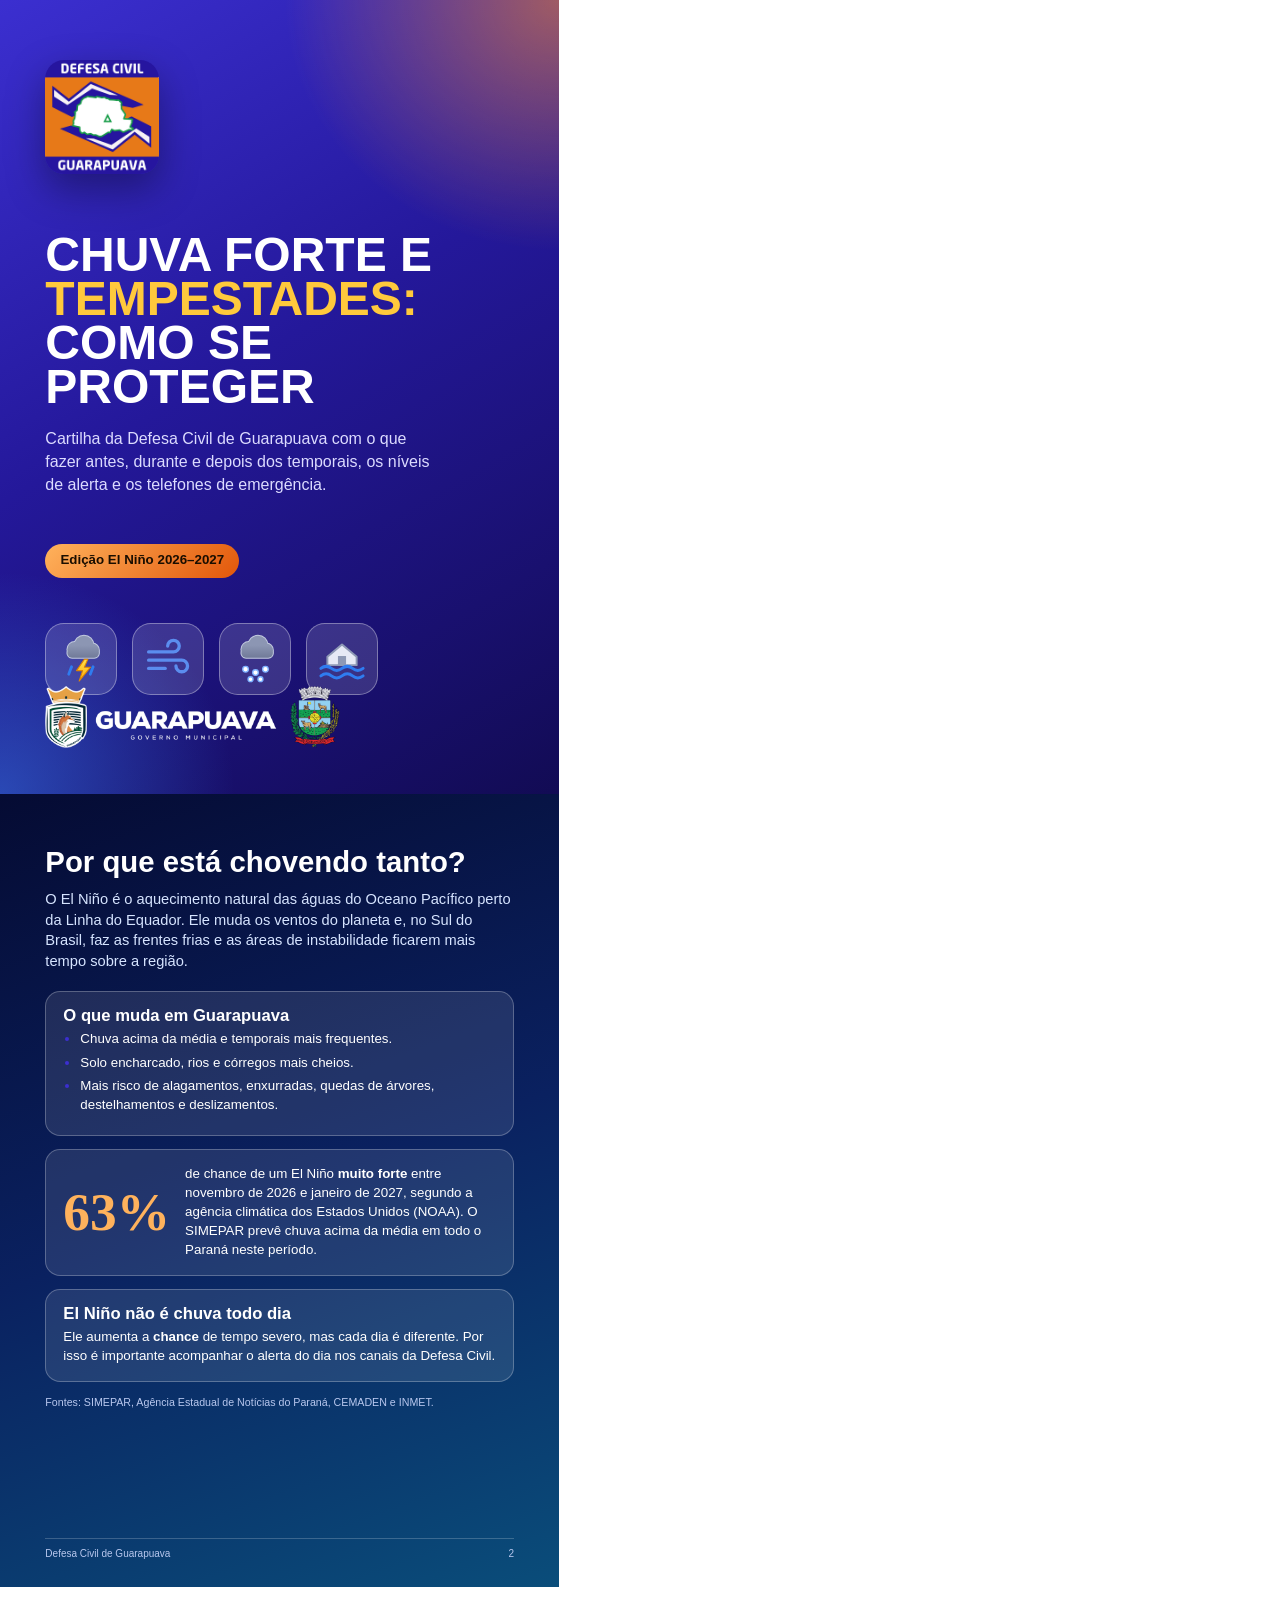
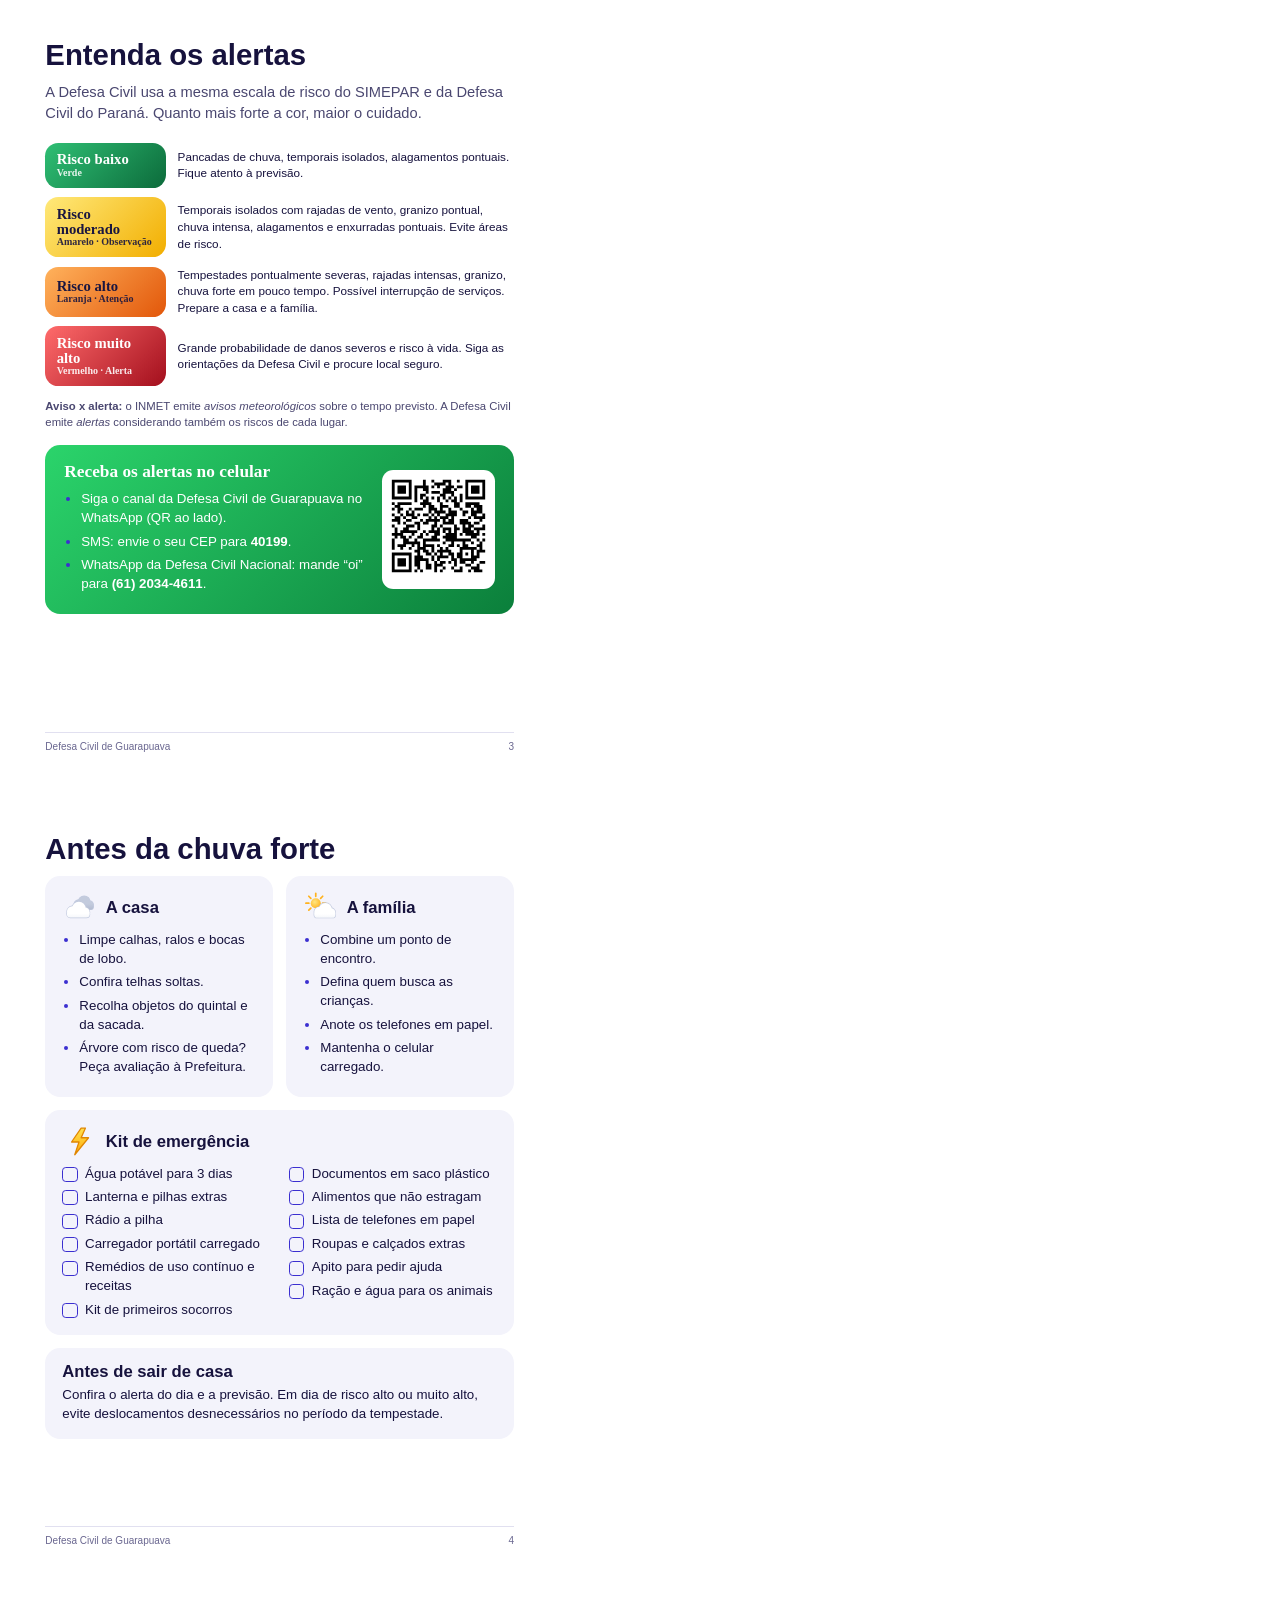
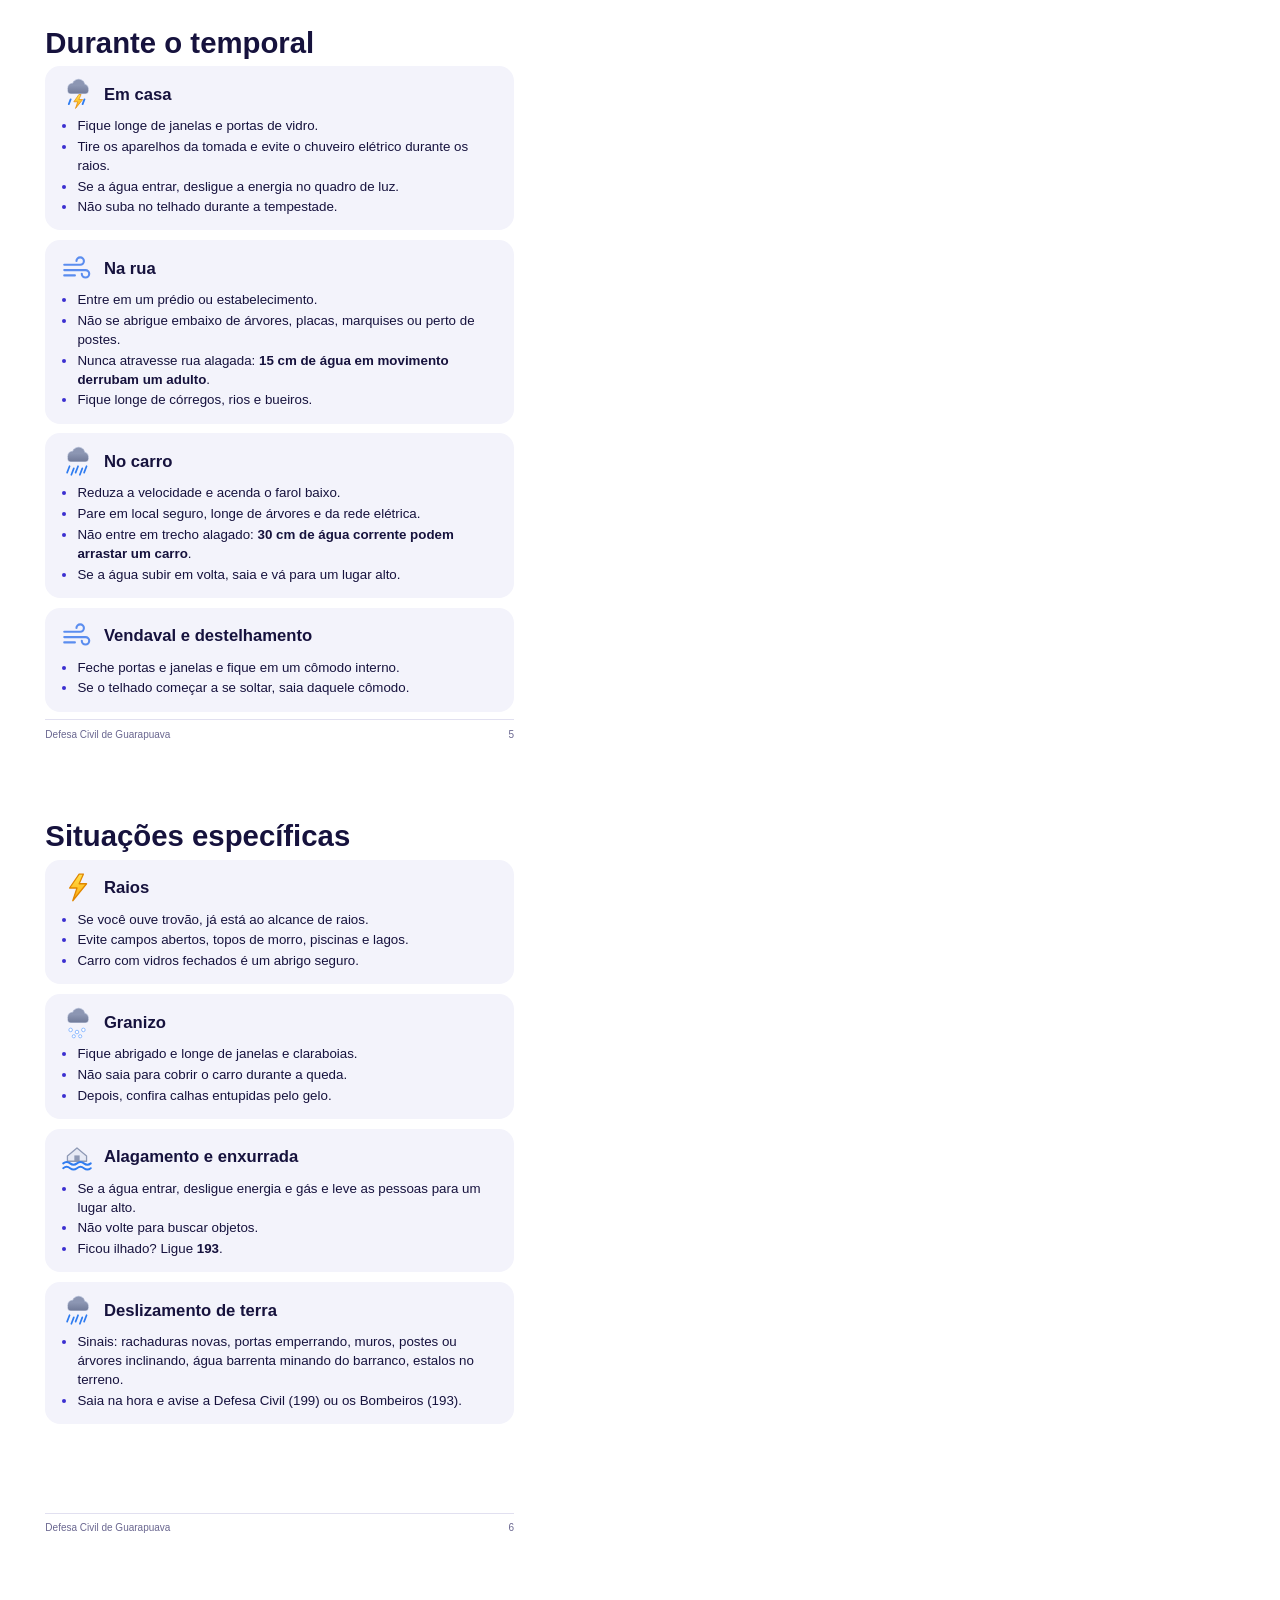
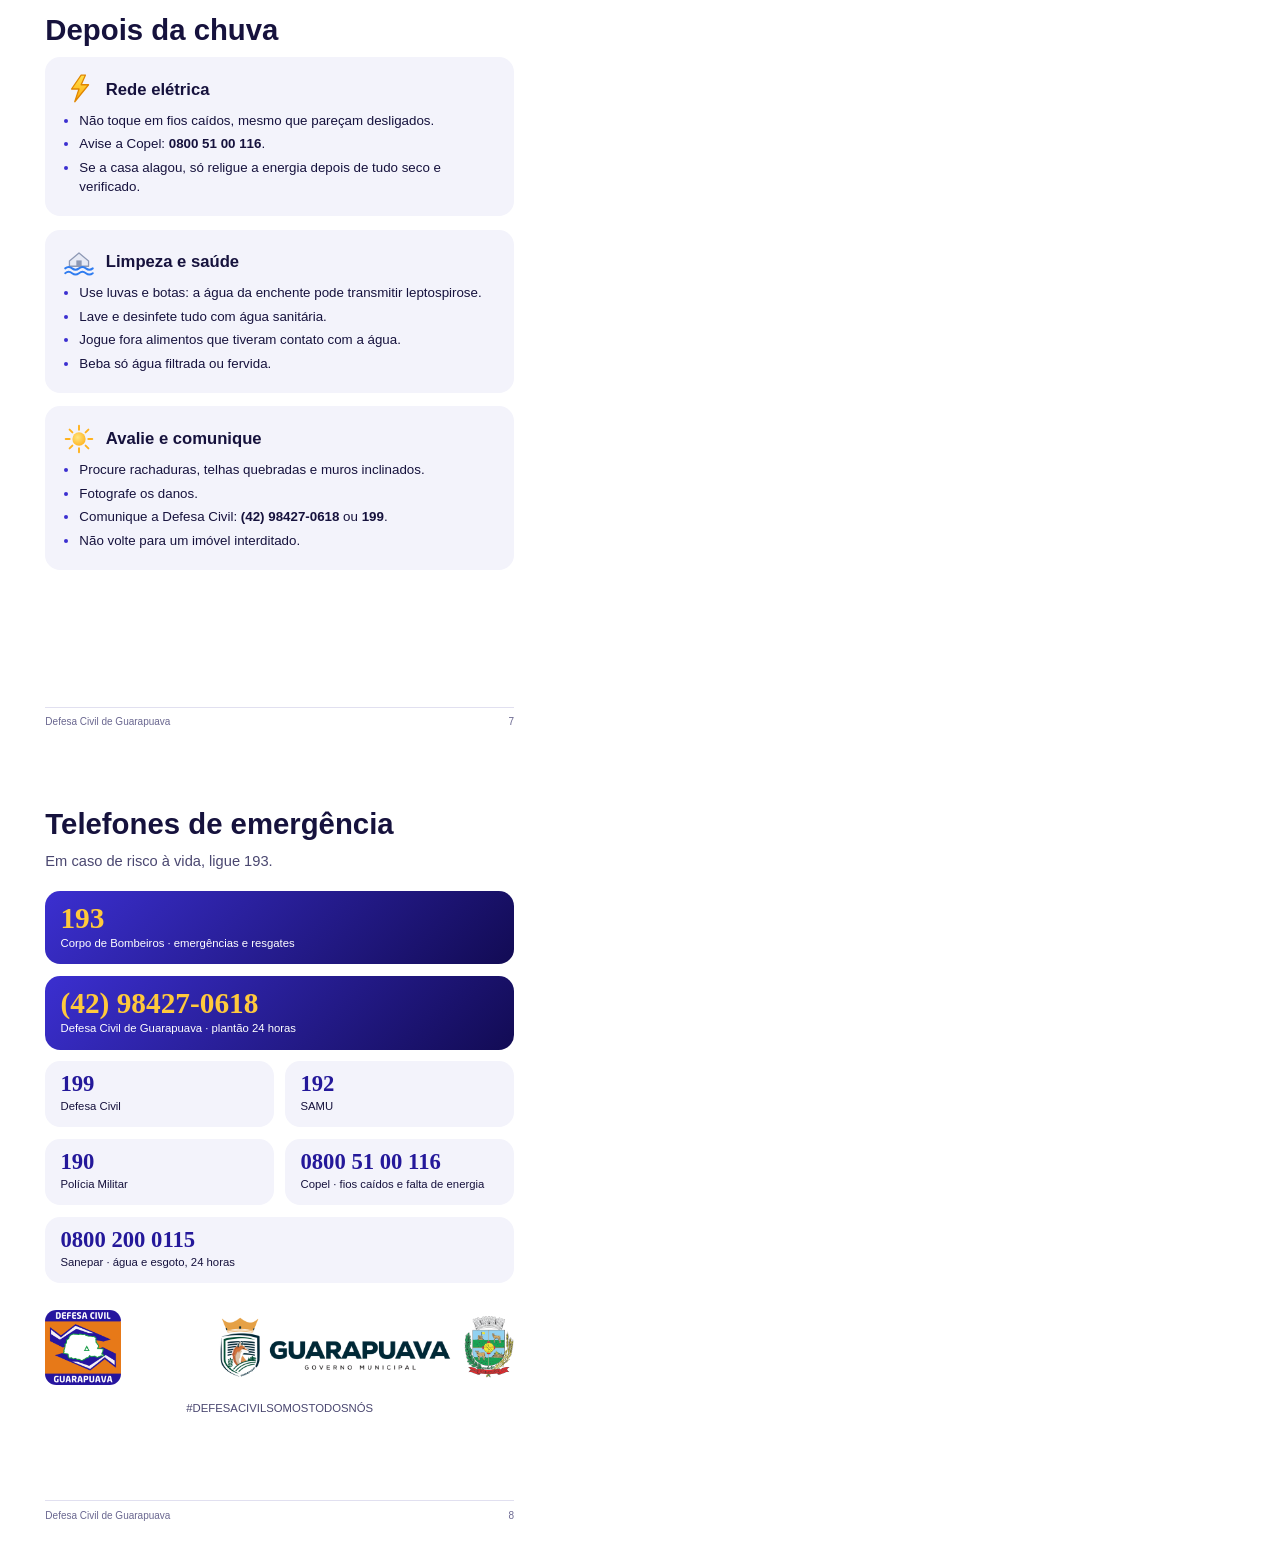
<file: scripts/cartilha/cartilha.html>
<!doctype html>
<html lang="pt-BR">
<head>
<meta charset="utf-8">
<title>Chuva forte e tempestades: como se proteger — Defesa Civil de Guarapuava</title>
<style>
@font-face { font-family: 'Saira DC'; src: url(../../assets/fonts/saira-var.woff2') format('woff2'); font-weight: 100 900; font-stretch: 50% 125%; }
@font-face { font-family: 'Atkinson DC'; src: url(../../assets/fonts/atkinson-next-var.woff2') format('woff2'); font-weight: 200 800; }
@page { size: 148mm 210mm; margin: 0; }
* { box-sizing: border-box; }
html, body { margin: 0; }
body { font-family: 'Atkinson DC', sans-serif; font-size: 10pt; line-height: 1.42; color: #16123D; -webkit-print-color-adjust: exact; print-color-adjust: exact; }
.pag { width: 148mm; height: 210mm; position: relative; overflow: hidden; page-break-after: always; padding: 14mm 12mm 16mm; }
.pag:last-child { page-break-after: auto; }
h1, h2, h3 { font-family: 'Saira DC', sans-serif; margin: 0; line-height: 1.05; }
h2 { font-size: 22pt; font-weight: 800; font-stretch: 85%; margin-bottom: 3mm; }
h3 { font-size: 12.5pt; font-weight: 700; font-stretch: 92%; margin: 0 0 1.5mm; display: flex; align-items: center; gap: 2.5mm; }
h3 img { width: 9mm; height: 9mm; }
p { margin: 0 0 2.5mm; }
ul { margin: 0; padding-left: 4.5mm; }
li { margin-bottom: 1.2mm; }
li::marker { color: #3B2FD0; }
.lead { font-size: 11pt; color: #4A4770; margin-bottom: 5mm; }
.rodape { position: absolute; left: 12mm; right: 12mm; bottom: 7mm; display: flex; justify-content: space-between; font-size: 7.5pt; color: #6A6790; border-top: .3mm solid #E1E0F0; padding-top: 2mm; }
.caixa { background: #F3F3FB; border-radius: 4mm; padding: 4mm 4.5mm; margin-bottom: 3.5mm; }
.duas { display: grid; grid-template-columns: 1fr 1fr; gap: 3.5mm; }
.selo { display: inline-block; padding: 1mm 3mm; border-radius: 10mm; font-weight: 800; font-size: 8.5pt; }
/* capa */
.capa { color: #fff; background: linear-gradient(150deg, #3B2FD0 0%, #24189A 45%, #120B54 100%); padding: 16mm 12mm; }
.capa::before { content: ''; position: absolute; inset: 0; background: radial-gradient(70% 45% at 100% 0%, rgba(255,140,40,.55), transparent 70%), radial-gradient(60% 40% at 0% 100%, rgba(60,140,255,.45), transparent 70%); }
.capa > * { position: relative; }
.capa .logo { width: 30mm; border-radius: 5mm; box-shadow: 0 4mm 10mm rgba(0,0,0,.35); }
.capa h1 { font-size: 36pt; font-weight: 900; font-stretch: 75%; text-transform: uppercase; line-height: .92; margin: 14mm 0 5mm; }
.capa h1 span { color: #FFC93C; }
.capa .sub { font-size: 12pt; color: #DCDBFF; max-width: 105mm; }
.capa .icones { display: flex; gap: 4mm; margin-top: 12mm; }
.capa .icones span { width: 19mm; height: 19mm; border-radius: 5mm; display: grid; place-items: center; background: rgba(255,255,255,.14); border: .3mm solid rgba(255,255,255,.35); }
.capa .icones img { width: 14mm; }
.capa .elnino { margin-top: 10mm; display: inline-block; padding: 2mm 4mm; border-radius: 10mm; background: linear-gradient(135deg, #FFB25C, #E2570A); color: #1A0E00; font-weight: 800; }
.capa .pref { position: absolute; left: 12mm; bottom: 12mm; width: 78mm; }
/* níveis */
.nivel { display: grid; grid-template-columns: 32mm 1fr; gap: 3mm; align-items: stretch; margin-bottom: 2.5mm; }
.nivel .cor { border-radius: 3.5mm; padding: 2.5mm 3mm; font-family: 'Saira DC'; font-weight: 800; font-stretch: 87.5%; font-size: 11pt; line-height: 1.05; display: flex; flex-direction: column; justify-content: center; }
.nivel .cor small { font-family: 'Atkinson DC'; font-weight: 700; font-size: 7.5pt; opacity: .9; }
.nivel p { margin: 0; font-size: 8.8pt; align-self: center; }
.v { background: linear-gradient(135deg, #2FBF74, #0C6B3B); color: #fff; }
.a { background: linear-gradient(135deg, #FFE97A, #F2AE00); color: #1A1640; }
.l { background: linear-gradient(135deg, #FFB25C, #E2570A); color: #1A1640; }
.r { background: linear-gradient(135deg, #FF6B6B, #A30F1D); color: #fff; }
.receba { display: grid; grid-template-columns: 1fr 30mm; gap: 4mm; align-items: center; background: linear-gradient(135deg, #2BD46B, #0B7F3B); color: #fff; border-radius: 4mm; padding: 4mm 5mm; }
.receba .qr { background: #fff; border-radius: 3mm; padding: 2mm; }
.receba b.n { font-family: 'Saira DC'; font-weight: 800; font-size: 13pt; }
/* kit */
.kit { columns: 2; column-gap: 5mm; list-style: none; padding: 0; }
.kit li { break-inside: avoid; padding-left: 6mm; position: relative; }
.kit li::before { content: ''; position: absolute; left: 0; top: .6mm; width: 3.5mm; height: 3.5mm; border: .5mm solid #3B2FD0; border-radius: 1mm; }
/* elnino */
.escuro { color: #fff; background: linear-gradient(160deg, #050B33 0%, #0A2160 50%, #0A4D7A 100%); }
.escuro .lead { color: #D6E4FF; }
.escuro .caixa { background: rgba(255,255,255,.1); border: .3mm solid rgba(255,255,255,.25); }
.escuro .rodape { color: #B8C7EE; border-color: rgba(255,255,255,.2); }
.num { font-family: 'Saira DC'; font-weight: 900; font-stretch: 75%; font-size: 40pt; line-height: .9; color: #FFB25C; }
/* contatos */
.contatos { display: grid; grid-template-columns: 1fr 1fr; gap: 3mm; }
.contato { border-radius: 4mm; padding: 3mm 4mm; background: #F3F3FB; }
.contato.d { grid-column: span 2; background: linear-gradient(135deg, #3B2FD0, #120B54); color: #fff; }
.contato b { display: block; font-family: 'Saira DC'; font-weight: 800; font-stretch: 87.5%; font-size: 17pt; line-height: 1.1; color: #24189A; }
.contato.d b { color: #FFC93C; font-size: 22pt; }
.contato span { font-size: 8.5pt; }
.aviso { font-size: 8.5pt; color: #4A4770; }
.compacta .caixa { padding: 3mm 4mm; margin-bottom: 2.6mm; }
.compacta li { margin-bottom: .5mm; }
.compacta h2 { margin-bottom: 2mm; }
</style>
</head>
<body>

<!-- 1. CAPA -->
<section class="pag capa">
  <img class="logo" src="../../assets/img/defesa-civil-guarapuava.png" alt="Defesa Civil de Guarapuava">
  <h1>Chuva forte e <span>tempestades:</span> como se proteger</h1>
  <p class="sub">Cartilha da Defesa Civil de Guarapuava com o que fazer antes, durante e depois dos temporais, os níveis de alerta e os telefones de emergência.</p>
  <span class="elnino">Edição El Niño 2026–2027</span>
  <div class="icones"><span><img src="../../assets/icons/tempestade.svg" alt=""></span><span><img src="../../assets/icons/vento.svg" alt=""></span><span><img src="../../assets/icons/granizo.svg" alt=""></span><span><img src="../../assets/icons/alagamento.svg" alt=""></span></div>
  <img class="pref" src="../../assets/img/prefeitura-guarapuava-negativo.png" alt="Prefeitura de Guarapuava">
</section>

<!-- 2. EL NIÑO -->
<section class="pag escuro">
  <h2>Por que está chovendo tanto?</h2>
  <p class="lead">O El Niño é o aquecimento natural das águas do Oceano Pacífico perto da Linha do Equador. Ele muda os ventos do planeta e, no Sul do Brasil, faz as frentes frias e as áreas de instabilidade ficarem mais tempo sobre a região.</p>
  <div class="caixa"><h3>O que muda em Guarapuava</h3>
    <ul><li>Chuva acima da média e temporais mais frequentes.</li><li>Solo encharcado, rios e córregos mais cheios.</li><li>Mais risco de alagamentos, enxurradas, quedas de árvores, destelhamentos e deslizamentos.</li></ul></div>
  <div class="caixa" style="display:grid;grid-template-columns:auto 1fr;gap:4mm;align-items:center"><span class="num">63%</span><p style="margin:0">de chance de um El Niño <b>muito forte</b> entre novembro de 2026 e janeiro de 2027, segundo a agência climática dos Estados Unidos (NOAA). O SIMEPAR prevê chuva acima da média em todo o Paraná neste período.</p></div>
  <div class="caixa"><h3>El Niño não é chuva todo dia</h3><p style="margin:0">Ele aumenta a <b>chance</b> de tempo severo, mas cada dia é diferente. Por isso é importante acompanhar o alerta do dia nos canais da Defesa Civil.</p></div>
  <p style="font-size:8pt;color:#B8C7EE">Fontes: SIMEPAR, Agência Estadual de Notícias do Paraná, CEMADEN e INMET.</p>
  <div class="rodape"><span>Defesa Civil de Guarapuava</span><span>2</span></div>
</section>

<!-- 3. ALERTAS -->
<section class="pag">
  <h2>Entenda os alertas</h2>
  <p class="lead">A Defesa Civil usa a mesma escala de risco do SIMEPAR e da Defesa Civil do Paraná. Quanto mais forte a cor, maior o cuidado.</p>
  <div class="nivel"><div class="cor v">Risco baixo<small>Verde</small></div><p>Pancadas de chuva, temporais isolados, alagamentos pontuais. Fique atento à previsão.</p></div>
  <div class="nivel"><div class="cor a">Risco moderado<small>Amarelo · Observação</small></div><p>Temporais isolados com rajadas de vento, granizo pontual, chuva intensa, alagamentos e enxurradas pontuais. Evite áreas de risco.</p></div>
  <div class="nivel"><div class="cor l">Risco alto<small>Laranja · Atenção</small></div><p>Tempestades pontualmente severas, rajadas intensas, granizo, chuva forte em pouco tempo. Possível interrupção de serviços. Prepare a casa e a família.</p></div>
  <div class="nivel"><div class="cor r">Risco muito alto<small>Vermelho · Alerta</small></div><p>Grande probabilidade de danos severos e risco à vida. Siga as orientações da Defesa Civil e procure local seguro.</p></div>
  <p class="aviso" style="margin:3mm 0 4mm"><b>Aviso x alerta:</b> o INMET emite <i>avisos meteorológicos</i> sobre o tempo previsto. A Defesa Civil emite <i>alertas</i> considerando também os riscos de cada lugar.</p>
  <div class="receba">
    <div><b class="n">Receba os alertas no celular</b>
      <ul style="margin-top:1.5mm"><li>Siga o canal da Defesa Civil de Guarapuava no WhatsApp (QR ao lado).</li><li>SMS: envie o seu CEP para <b>40199</b>.</li><li>WhatsApp da Defesa Civil Nacional: mande “oi” para <b>(61) 2034-4611</b>.</li></ul></div>
    <div class="qr"><img src="../../assets/img/qr-canal-whatsapp.svg" alt="QR code do canal" style="width:100%"></div>
  </div>
  <div class="rodape"><span>Defesa Civil de Guarapuava</span><span>3</span></div>
</section>

<!-- 4. ANTES -->
<section class="pag">
  <h2>Antes da chuva forte</h2>
  <div class="duas">
    <div class="caixa"><h3><img src="../../assets/icons/nublado.svg" alt="">A casa</h3><ul><li>Limpe calhas, ralos e bocas de lobo.</li><li>Confira telhas soltas.</li><li>Recolha objetos do quintal e da sacada.</li><li>Árvore com risco de queda? Peça avaliação à Prefeitura.</li></ul></div>
    <div class="caixa"><h3><img src="../../assets/icons/sol-nuvem.svg" alt="">A família</h3><ul><li>Combine um ponto de encontro.</li><li>Defina quem busca as crianças.</li><li>Anote os telefones em papel.</li><li>Mantenha o celular carregado.</li></ul></div>
  </div>
  <div class="caixa"><h3><img src="../../assets/icons/raio.svg" alt="">Kit de emergência</h3>
    <ul class="kit"><li>Água potável para 3 dias</li><li>Lanterna e pilhas extras</li><li>Rádio a pilha</li><li>Carregador portátil carregado</li><li>Remédios de uso contínuo e receitas</li><li>Kit de primeiros socorros</li><li>Documentos em saco plástico</li><li>Alimentos que não estragam</li><li>Lista de telefones em papel</li><li>Roupas e calçados extras</li><li>Apito para pedir ajuda</li><li>Ração e água para os animais</li></ul></div>
  <div class="caixa"><h3>Antes de sair de casa</h3><p style="margin:0">Confira o alerta do dia e a previsão. Em dia de risco alto ou muito alto, evite deslocamentos desnecessários no período da tempestade.</p></div>
  <div class="rodape"><span>Defesa Civil de Guarapuava</span><span>4</span></div>
</section>

<!-- 5. DURANTE -->
<section class="pag compacta">
  <h2>Durante o temporal</h2>
  <div class="caixa"><h3><img src="../../assets/icons/tempestade.svg" alt="">Em casa</h3><ul><li>Fique longe de janelas e portas de vidro.</li><li>Tire os aparelhos da tomada e evite o chuveiro elétrico durante os raios.</li><li>Se a água entrar, desligue a energia no quadro de luz.</li><li>Não suba no telhado durante a tempestade.</li></ul></div>
  <div class="caixa"><h3><img src="../../assets/icons/vento.svg" alt="">Na rua</h3><ul><li>Entre em um prédio ou estabelecimento.</li><li>Não se abrigue embaixo de árvores, placas, marquises ou perto de postes.</li><li>Nunca atravesse rua alagada: <b>15 cm de água em movimento derrubam um adulto</b>.</li><li>Fique longe de córregos, rios e bueiros.</li></ul></div>
  <div class="caixa"><h3><img src="../../assets/icons/chuva-forte.svg" alt="">No carro</h3><ul><li>Reduza a velocidade e acenda o farol baixo.</li><li>Pare em local seguro, longe de árvores e da rede elétrica.</li><li>Não entre em trecho alagado: <b>30 cm de água corrente podem arrastar um carro</b>.</li><li>Se a água subir em volta, saia e vá para um lugar alto.</li></ul></div>
  <div class="caixa"><h3><img src="../../assets/icons/vento.svg" alt="">Vendaval e destelhamento</h3><ul><li>Feche portas e janelas e fique em um cômodo interno.</li><li>Se o telhado começar a se soltar, saia daquele cômodo.</li></ul></div>
  <div class="rodape"><span>Defesa Civil de Guarapuava</span><span>5</span></div>
</section>

<!-- 6. SITUAÇÕES -->
<section class="pag compacta">
  <h2>Situações específicas</h2>
  <div class="caixa"><h3><img src="../../assets/icons/raio.svg" alt="">Raios</h3><ul><li>Se você ouve trovão, já está ao alcance de raios.</li><li>Evite campos abertos, topos de morro, piscinas e lagos.</li><li>Carro com vidros fechados é um abrigo seguro.</li></ul></div>
  <div class="caixa"><h3><img src="../../assets/icons/granizo.svg" alt="">Granizo</h3><ul><li>Fique abrigado e longe de janelas e claraboias.</li><li>Não saia para cobrir o carro durante a queda.</li><li>Depois, confira calhas entupidas pelo gelo.</li></ul></div>
  <div class="caixa"><h3><img src="../../assets/icons/alagamento.svg" alt="">Alagamento e enxurrada</h3><ul><li>Se a água entrar, desligue energia e gás e leve as pessoas para um lugar alto.</li><li>Não volte para buscar objetos.</li><li>Ficou ilhado? Ligue <b>193</b>.</li></ul></div>
  <div class="caixa"><h3><img src="../../assets/icons/chuva-forte.svg" alt="">Deslizamento de terra</h3><ul><li>Sinais: rachaduras novas, portas emperrando, muros, postes ou árvores inclinando, água barrenta minando do barranco, estalos no terreno.</li><li>Saia na hora e avise a Defesa Civil (199) ou os Bombeiros (193).</li></ul></div>
  <div class="rodape"><span>Defesa Civil de Guarapuava</span><span>6</span></div>
</section>

<!-- 7. DEPOIS -->
<section class="pag">
  <h2>Depois da chuva</h2>
  <div class="caixa"><h3><img src="../../assets/icons/raio.svg" alt="">Rede elétrica</h3><ul><li>Não toque em fios caídos, mesmo que pareçam desligados.</li><li>Avise a Copel: <b>0800 51 00 116</b>.</li><li>Se a casa alagou, só religue a energia depois de tudo seco e verificado.</li></ul></div>
  <div class="caixa"><h3><img src="../../assets/icons/alagamento.svg" alt="">Limpeza e saúde</h3><ul><li>Use luvas e botas: a água da enchente pode transmitir leptospirose.</li><li>Lave e desinfete tudo com água sanitária.</li><li>Jogue fora alimentos que tiveram contato com a água.</li><li>Beba só água filtrada ou fervida.</li></ul></div>
  <div class="caixa"><h3><img src="../../assets/icons/sol.svg" alt="">Avalie e comunique</h3><ul><li>Procure rachaduras, telhas quebradas e muros inclinados.</li><li>Fotografe os danos.</li><li>Comunique a Defesa Civil: <b>(42) 98427-0618</b> ou <b>199</b>.</li><li>Não volte para um imóvel interditado.</li></ul></div>
  <div class="rodape"><span>Defesa Civil de Guarapuava</span><span>7</span></div>
</section>

<!-- 8. CONTATOS -->
<section class="pag">
  <h2>Telefones de emergência</h2>
  <p class="lead">Em caso de risco à vida, ligue 193.</p>
  <div class="contatos">
    <div class="contato d"><b>193</b><span>Corpo de Bombeiros · emergências e resgates</span></div>
    <div class="contato d"><b>(42) 98427-0618</b><span>Defesa Civil de Guarapuava · plantão 24 horas</span></div>
    <div class="contato"><b>199</b><span>Defesa Civil</span></div>
    <div class="contato"><b>192</b><span>SAMU</span></div>
    <div class="contato"><b>190</b><span>Polícia Militar</span></div>
    <div class="contato"><b>0800 51 00 116</b><span>Copel · fios caídos e falta de energia</span></div>
    <div class="contato" style="grid-column:span 2"><b>0800 200 0115</b><span>Sanepar · água e esgoto, 24 horas</span></div>
  </div>
  <div style="display:flex;justify-content:space-between;align-items:center;margin-top:7mm">
    <img src="../../assets/img/defesa-civil-guarapuava.png" alt="" style="width:20mm;border-radius:3mm">
    <img src="../../assets/img/prefeitura-guarapuava.png" alt="Prefeitura de Guarapuava" style="width:78mm">
  </div>
  <p class="aviso" style="margin-top:4mm;text-align:center">#DEFESACIVILSOMOSTODOSNÓS</p>
  <div class="rodape"><span>Defesa Civil de Guarapuava</span><span>8</span></div>
</section>
</body>
</html>
</file>
<file: assets/css/site.css>
/* =====================================================================================
   Defesa Civil de Guarapuava — Monitor do tempo e alertas
   Identidade: anil e laranja da Defesa Civil · degradês · vidro (glass) sobre o céu animado
   ===================================================================================== */

@font-face { font-family: 'Saira DC'; src: url('../fonts/saira-var.woff2') format('woff2'); font-weight: 100 900; font-stretch: 50% 125%; font-display: swap; }
@font-face { font-family: 'Saira Cond'; src: url('../fonts/saira-var.woff2') format('woff2'); font-weight: 100 900; font-stretch: 75% 75%; font-display: swap; }
@font-face { font-family: 'Saira SemiCond'; src: url('../fonts/saira-var.woff2') format('woff2'); font-weight: 100 900; font-stretch: 87.5% 87.5%; font-display: swap; }
@font-face { font-family: 'Atkinson DC'; src: url('../fonts/atkinson-next-var.woff2') format('woff2'); font-weight: 200 800; font-style: normal; font-display: swap; }
@font-face { font-family: 'Atkinson DC'; src: url('../fonts/atkinson-next-var-italic.woff2') format('woff2'); font-weight: 200 800; font-style: italic; font-display: swap; }

:root {
  --anil: #24189A;
  --anil-2: #3B2FD0;
  --anil-esc: #120B54;
  --anil-noite: #0B0838;
  --azul: #1B5FE0;
  --laranja: #F08A1C;
  --tinta: #16123D;
  --tinta-2: #4A4770;
  --superficie: #F3F3FB;
  --linha: #E1E0F0;
  --branco: #FFFFFF;
  --chuva: #2F78F0;

  --grad-marca: linear-gradient(135deg, #3B2FD0 0%, #24189A 48%, #1B4FD8 100%);
  --grad-laranja: linear-gradient(135deg, #FFB25C 0%, #F68521 50%, #E2570A 100%);
  --grad-whats: linear-gradient(135deg, #2BD46B 0%, #14A84E 55%, #0B7F3B 100%);
  --grad-oceano: linear-gradient(160deg, #050B33 0%, #0A2160 45%, #0A4D7A 100%);

  --vidro: rgba(255, 255, 255, 0.14);
  --vidro-forte: rgba(255, 255, 255, 0.22);
  --vidro-borda: rgba(255, 255, 255, 0.32);
  --vidro-brilho: inset 0 1px 0 rgba(255, 255, 255, 0.45), inset 0 -1px 0 rgba(255, 255, 255, 0.08);
  --vidro-sombra: 0 18px 50px -18px rgba(8, 6, 50, 0.45);
  --desfoque: blur(18px) saturate(150%);

  --fonte-display: 'Saira DC', 'Saira', system-ui, sans-serif;
  --fonte-texto: 'Atkinson DC', 'Atkinson Hyperlegible', system-ui, -apple-system, 'Segoe UI', sans-serif;

  --r-g: 28px;
  --r-m: 20px;
  --r-p: 14px;
  --largura: 1200px;
  --margem: clamp(16px, 4vw, 40px);
}

*, *::before, *::after { box-sizing: border-box; }
[hidden] { display: none !important; }
html { scroll-behavior: smooth; -webkit-text-size-adjust: 100%; }
body {
  margin: 0;
  font-family: var(--fonte-texto);
  font-size: 17px;
  line-height: 1.55;
  color: var(--tinta);
  background: var(--superficie);
  -webkit-font-smoothing: antialiased;
}
img, svg, canvas { display: block; max-width: 100%; }
a { color: inherit; }
button { font: inherit; color: inherit; }
h1, h2, h3 { font-family: var(--fonte-display); line-height: 1.08; margin: 0; text-wrap: balance; }
h2 { font-size: clamp(1.9rem, 1.2rem + 2.4vw, 3rem); font-weight: 800; font-stretch: 87.5%; letter-spacing: -0.01em; }
h3 { font-size: 1.32rem; font-weight: 700; font-stretch: 92%; }
p { margin: 0 0 0.9em; max-width: 68ch; }
:focus-visible { outline: 3px solid #FFC93C; outline-offset: 3px; border-radius: 6px; }

.container { width: min(100% - 2 * var(--margem), var(--largura)); margin-inline: auto; }
.pular { position: absolute; left: -999px; top: 8px; z-index: 100; background: #fff; color: var(--anil); padding: 10px 16px; border-radius: 10px; font-weight: 700; }
.pular:focus { left: 8px; }
.sr { position: absolute !important; width: 1px; height: 1px; overflow: hidden; clip: rect(0 0 0 0); white-space: nowrap; }

/* ---------------------------------------------------------------- vidro (glass) */
.vidro {
  background: var(--vidro);
  border: 1px solid var(--vidro-borda);
  box-shadow: var(--vidro-brilho), var(--vidro-sombra);
  -webkit-backdrop-filter: var(--desfoque);
  backdrop-filter: var(--desfoque);
}
/* sobre o céu, o vidro leva uma leve camada anil para o texto branco não sumir sobre nuvens claras */
.ceu .vidro, .topo.vidro:not(.sobre-claro) { background: linear-gradient(135deg, rgba(255, 255, 255, .2), rgba(255, 255, 255, .05)), rgba(16, 20, 78, .24); }
@supports not ((backdrop-filter: blur(1px)) or (-webkit-backdrop-filter: blur(1px))) {
  .vidro { background: rgba(20, 16, 70, 0.55); }
}

/* ---------------------------------------------------------------- botões */
.btn {
  display: inline-flex; align-items: center; gap: 10px; justify-content: center;
  min-height: 48px; padding: 10px 20px; border-radius: 999px; border: 1px solid transparent;
  font-weight: 700; font-size: 1rem; text-decoration: none; cursor: pointer; line-height: 1.15;
  transition: transform .15s ease, box-shadow .2s ease, background-color .2s ease;
}
.btn:active { transform: translateY(1px) scale(.99); }
.btn svg { width: 22px; height: 22px; flex: none; }
.btn-vidro { background: var(--vidro-forte); border-color: var(--vidro-borda); color: #fff; box-shadow: var(--vidro-brilho); -webkit-backdrop-filter: var(--desfoque); backdrop-filter: var(--desfoque); }
.btn-vidro:hover { background: rgba(255, 255, 255, .3); }
.btn-whats { background: var(--grad-whats); color: #fff; box-shadow: 0 10px 26px -10px rgba(10, 120, 60, .7), inset 0 1px 0 rgba(255, 255, 255, .35); }
.btn-whats:hover { box-shadow: 0 14px 30px -10px rgba(10, 120, 60, .85), inset 0 1px 0 rgba(255, 255, 255, .35); }
.btn-marca { background: var(--grad-marca); color: #fff; box-shadow: 0 10px 26px -12px rgba(36, 24, 154, .8), inset 0 1px 0 rgba(255, 255, 255, .3); }
.btn-claro { background: #fff; color: var(--anil); border-color: var(--linha); }
.btn-claro:hover { border-color: var(--anil-2); }
.link-seta { font-weight: 700; color: inherit; text-underline-offset: 4px; }

/* ---------------------------------------------------------------- topo */
.topo {
  position: sticky; top: 10px; z-index: 50;
  width: min(100% - 2 * var(--margem) + 16px, var(--largura) + 16px); margin: 10px auto 0;
  display: flex; align-items: center; gap: 18px; padding: 8px 8px 8px 12px; border-radius: 999px; color: #fff;
  transition: background-color .3s ease, color .3s ease;
}
.topo.sobre-claro { background: rgba(255, 255, 255, .72); color: var(--tinta); border-color: rgba(255, 255, 255, .9); box-shadow: 0 10px 30px -16px rgba(20, 16, 70, .35); }
.marca { display: flex; align-items: center; gap: 10px; text-decoration: none; margin-right: auto; }
.marca img { width: 42px; height: 42px; border-radius: 10px; box-shadow: 0 4px 12px rgba(0, 0, 0, .2); }
.marca strong { display: block; font-family: var(--fonte-display); font-weight: 800; font-stretch: 87.5%; font-size: 1.12rem; line-height: 1; }
.marca small { display: block; font-size: .8rem; opacity: .85; margin-top: 3px; }
.menu { display: flex; gap: 2px; }
.menu a { text-decoration: none; padding: 9px 14px; border-radius: 999px; font-weight: 700; font-size: .95rem; }
.menu a:hover { background: rgba(255, 255, 255, .18); }
.topo.sobre-claro .menu a:hover { background: rgba(36, 24, 154, .08); }
.topo .btn { min-height: 42px; padding: 8px 16px; font-size: .95rem; }
@media (max-width: 960px) { .menu { display: none; } }
@media (max-width: 520px) { .topo .btn-whats span { display: none; } .topo .btn-whats { padding: 8px 12px; } }

/* ---------------------------------------------------------------- aviso de simulação / dados */
.faixa-info { position: relative; z-index: 2; justify-self: start; margin: 4px 0 0; display: flex; gap: 10px; align-items: center; padding: 10px 16px; border-radius: var(--r-p); color: #fff; font-weight: 700; font-size: .95rem; }
.faixa-info.simulacao { background: repeating-linear-gradient(-45deg, #2B1A00 0 12px, #4A2E00 12px 24px); border: 2px solid #FFC93C; }

/* ---------------------------------------------------------------- céu (hero) */
.ceu { position: relative; color: #fff; margin-top: -72px; padding-top: 92px; padding-bottom: 72px; isolation: isolate; overflow: hidden; }
.ceu canvas#ceu { position: absolute; inset: 0; width: 100%; height: 100%; z-index: -2; }
.ceu::after { content: ''; position: absolute; inset: auto 0 0 0; height: 140px; z-index: -1; background: linear-gradient(to bottom, rgba(243, 243, 251, 0), var(--superficie)); }
.ceu-conteudo { display: grid; grid-template-columns: minmax(0, 1fr); gap: 22px; }
.ceu-conteudo > * { min-width: 0; }

/* ---------------------------------------------------------------- faixa de alerta */
.alerta { position: relative; border-radius: var(--r-g); overflow: hidden; color: var(--alerta-texto, #fff); background: var(--alerta-grad); border: 1px solid rgba(255, 255, 255, .45); box-shadow: inset 0 1px 0 rgba(255, 255, 255, .6), 0 30px 70px -28px var(--alerta-sombra, rgba(0, 0, 0, .5)); }
.alerta::before { content: ''; position: absolute; inset: 0; pointer-events: none; background: linear-gradient(115deg, rgba(255, 255, 255, .38) 0%, rgba(255, 255, 255, .06) 32%, rgba(255, 255, 255, 0) 55%), radial-gradient(120% 90% at 100% 0%, rgba(255, 255, 255, .22), transparent 55%); }
.alerta::after { content: ''; position: absolute; inset: 0; pointer-events: none; opacity: .14; background-image: repeating-linear-gradient(115deg, rgba(255, 255, 255, .9) 0 2px, transparent 2px 22px); mask-image: linear-gradient(to left, #000, transparent 60%); -webkit-mask-image: linear-gradient(to left, #000, transparent 60%); }
.alerta-corpo { position: relative; z-index: 1; display: grid; grid-template-columns: minmax(0, 1.35fr) minmax(0, 1fr); gap: clamp(20px, 3vw, 40px); padding: clamp(22px, 3.4vw, 40px); }
.alerta-selo { display: inline-flex; align-items: center; gap: 10px; padding: 7px 14px 7px 8px; border-radius: 999px; background: rgba(255, 255, 255, .26); border: 1px solid rgba(255, 255, 255, .5); font-weight: 800; font-size: .92rem; box-shadow: var(--vidro-brilho); -webkit-backdrop-filter: blur(10px); backdrop-filter: blur(10px); }
.alerta[data-texto-escuro] .alerta-selo { background: rgba(255, 255, 255, .42); }
.alerta-selo .ponto { width: 22px; height: 22px; border-radius: 50%; background: var(--alerta-texto); display: grid; place-items: center; }
.alerta-selo .ponto::after { content: '!'; color: var(--alerta-ponto, #fff); font-weight: 900; font-size: .9rem; font-family: var(--fonte-display); }
.alerta h1 { font-size: clamp(2.3rem, 1.2rem + 4.6vw, 4.6rem); font-weight: 900; font-stretch: 75%; text-transform: uppercase; letter-spacing: .005em; line-height: .94; margin: 16px 0 14px; }
.alerta .resumo { font-size: 1.12rem; font-weight: 500; max-width: 46ch; }
.alerta .origem { font-size: .86rem; opacity: .85; margin: 14px 0 0; }
.alerta-acoes { display: flex; flex-wrap: wrap; gap: 10px; margin-top: 18px; }
.alerta .btn-alerta { background: var(--alerta-texto); color: var(--alerta-ponto); }
.alerta .btn-alerta-2 { background: rgba(255, 255, 255, .24); border-color: rgba(255, 255, 255, .55); color: inherit; -webkit-backdrop-filter: blur(10px); backdrop-filter: blur(10px); }
.fenomenos { display: flex; flex-wrap: wrap; gap: 8px; list-style: none; padding: 0; margin: 18px 0 0; }
.fenomenos li { display: flex; align-items: center; gap: 8px; padding: 5px 12px 5px 6px; border-radius: 999px; background: rgba(255, 255, 255, .78); color: var(--tinta); font-weight: 700; font-size: .9rem; }
.fenomenos img { width: 28px; height: 28px; }

.vigencia { align-self: start; border-radius: var(--r-m); padding: 20px; background: rgba(255, 255, 255, .22); border: 1px solid rgba(255, 255, 255, .5); box-shadow: var(--vidro-brilho); -webkit-backdrop-filter: blur(14px); backdrop-filter: blur(14px); }
.alerta[data-texto-escuro] .vigencia { background: rgba(255, 255, 255, .38); }
.vigencia h2 { font-size: 1rem; font-weight: 800; font-stretch: 100%; text-transform: none; letter-spacing: 0; margin-bottom: 4px; }
.vigencia .periodo { font-family: var(--fonte-display); font-weight: 700; font-stretch: 87.5%; font-size: 1.35rem; line-height: 1.15; margin: 0 0 4px; }
.vigencia .falta { font-weight: 700; margin: 0 0 16px; }
.regua { position: relative; height: 54px; margin-top: 6px; }
.regua .trilho { position: absolute; left: 0; right: 0; top: 14px; height: 12px; border-radius: 999px; background: rgba(255, 255, 255, .35); overflow: hidden; }
.regua .passado { position: absolute; left: 0; top: 0; bottom: 0; background: var(--alerta-texto); opacity: .75; border-radius: 999px; }
.regua .agulha { position: absolute; top: 4px; width: 4px; height: 32px; margin-left: -2px; border-radius: 4px; background: var(--alerta-texto); box-shadow: 0 0 0 3px rgba(255, 255, 255, .55); }
.regua .agulha span { position: absolute; top: -24px; left: 50%; transform: translateX(-50%); font-size: .72rem; font-weight: 800; white-space: nowrap; background: var(--alerta-texto); color: var(--alerta-ponto); padding: 1px 7px; border-radius: 6px; }
.regua .marca-dia { position: absolute; top: 30px; font-size: .74rem; font-weight: 700; transform: translateX(-50%); white-space: nowrap; opacity: .9; }
.regua .marca-dia::before { content: ''; position: absolute; left: 50%; top: -18px; width: 1px; height: 14px; background: currentColor; opacity: .5; }
.regua .ponta { position: absolute; top: 30px; font-size: .74rem; font-weight: 700; opacity: .9; }
.regua .ponta.ini { left: 0; } .regua .ponta.fim { right: 0; }

.alerta-dias { position: relative; z-index: 1; display: grid; grid-template-columns: repeat(auto-fit, minmax(260px, 1fr)); gap: 14px; padding: 0 clamp(22px, 3.4vw, 40px) clamp(22px, 3.4vw, 40px); }
.alerta-dias[hidden] { display: none; }
.alerta-dia { background: rgba(255, 255, 255, .9); color: var(--tinta); border-radius: var(--r-m); padding: 18px 20px; }
.alerta-dia h3 { font-size: 1.15rem; display: flex; gap: 10px; align-items: center; justify-content: space-between; }
.alerta-dia h3 small { font-family: var(--fonte-texto); font-size: .78rem; font-weight: 800; padding: 3px 10px; border-radius: 999px; color: var(--chip-texto); background: var(--chip-grad); }
.alerta-dia p { margin: 8px 0 0; }
.alerta-dia ul { margin: 8px 0 0; padding-left: 20px; }

@media (max-width: 860px) { .alerta-corpo { grid-template-columns: 1fr; } }
@media (prefers-reduced-motion: no-preference) {
  .alerta[data-nivel="muito-alto"] { animation: pulsar 2.8s ease-in-out infinite; }
  @keyframes pulsar { 50% { box-shadow: inset 0 1px 0 rgba(255, 255, 255, .6), 0 30px 90px -18px rgba(225, 30, 45, .85); } }
}

/* sem alerta */
.status-ok { display: flex; align-items: center; gap: 14px; flex-wrap: wrap; padding: 14px 20px; border-radius: 999px; }
.status-ok .bolinha { width: 14px; height: 14px; border-radius: 50%; background: #3BE08A; box-shadow: 0 0 0 5px rgba(59, 224, 138, .25); flex: none; }
.status-ok strong { font-family: var(--fonte-display); font-weight: 700; font-stretch: 92%; font-size: 1.15rem; }
.status-ok span { opacity: .9; }
.status-ok a { margin-left: auto; }

/* ---------------------------------------------------------------- agora */
.agora { display: grid; grid-template-columns: minmax(0, 1.1fr) minmax(0, 1fr); gap: clamp(18px, 3vw, 36px); align-items: end; }
.agora-local { font-weight: 700; margin: 0; display: flex; gap: 8px; align-items: center; flex-wrap: wrap; text-shadow: 0 1px 12px rgba(0, 0, 0, .25); }
.agora-local .fonte { font-weight: 500; opacity: .85; font-size: .9rem; }
.temp-linha { display: flex; align-items: center; gap: clamp(8px, 2vw, 22px); margin: 4px 0 0; }
.temp-linha img { width: clamp(92px, 14vw, 150px); height: auto; filter: drop-shadow(0 12px 24px rgba(0, 0, 0, .25)); }
.temp { font-family: var(--fonte-display); font-weight: 200; font-stretch: 100%; font-size: clamp(6rem, 3rem + 10vw, 11rem); line-height: .82; letter-spacing: -0.04em; text-shadow: 0 10px 40px rgba(0, 0, 0, .18); }
.cond { font-family: var(--fonte-display); font-weight: 700; font-stretch: 87.5%; font-size: clamp(1.6rem, 1.1rem + 1.6vw, 2.3rem); margin: 6px 0 4px; text-shadow: 0 2px 16px rgba(0, 0, 0, .25); }
.hoje-resumo { font-size: 1.08rem; margin: 0 0 18px; text-shadow: 0 1px 10px rgba(0, 0, 0, .25); }
.hoje-resumo b { font-weight: 800; }
.agora-acoes { display: flex; flex-wrap: wrap; gap: 10px; align-items: center; }
.agora-acoes .link-seta { color: #fff; padding: 10px 6px; }

.agora-dados { margin: 0; display: grid; grid-template-columns: repeat(3, minmax(0, 1fr)); border-radius: var(--r-g); overflow: hidden; }
.agora-dados div { padding: 16px 18px; border-right: 1px solid rgba(255, 255, 255, .16); border-bottom: 1px solid rgba(255, 255, 255, .16); }
.agora-dados div:nth-child(3n) { border-right: 0; }
.agora-dados div:nth-last-child(-n+3) { border-bottom: 0; }
.agora-dados dt { font-size: .86rem; opacity: .85; }
.agora-dados dd { margin: 2px 0 0; font-family: var(--fonte-display); font-weight: 600; font-stretch: 92%; font-size: 1.5rem; line-height: 1.1; }
.agora-dados dd small { font-family: var(--fonte-texto); font-size: .8rem; font-weight: 700; opacity: .85; }
@media (max-width: 860px) { .agora { grid-template-columns: 1fr; } }
@media (max-width: 480px) { .agora-dados { grid-template-columns: repeat(2, minmax(0, 1fr)); } .agora-dados div:nth-child(3n) { border-right: 1px solid rgba(255, 255, 255, .16); } .agora-dados div:nth-child(2n) { border-right: 0; } .agora-dados div:nth-last-child(-n+3) { border-bottom: 1px solid rgba(255, 255, 255, .16); } .agora-dados div:nth-last-child(-n+2) { border-bottom: 0; } }

/* ---------------------------------------------------------------- próximas horas */
.horas { border-radius: var(--r-g); padding: 16px 0 6px; }
.horas-topo { display: flex; justify-content: space-between; align-items: baseline; gap: 10px; padding: 0 20px 6px; }
.horas-topo h2 { font-size: 1.15rem; font-weight: 700; font-stretch: 100%; }
.horas-topo small { opacity: .85; }
.horas ol { list-style: none; margin: 0; padding: 4px 12px 12px; display: grid; grid-auto-flow: column; grid-auto-columns: 78px; gap: 4px; overflow-x: auto; scroll-snap-type: x proximity; scrollbar-width: thin; scrollbar-color: rgba(255, 255, 255, .4) transparent; }
.horas li { scroll-snap-align: start; display: grid; justify-items: center; gap: 2px; padding: 10px 4px; border-radius: 16px; text-align: center; }
.horas li.agora-h { background: rgba(255, 255, 255, .22); border: 1px solid rgba(255, 255, 255, .45); box-shadow: var(--vidro-brilho); }
.horas li.virada { position: relative; }
.horas li.virada::before { content: attr(data-dia); position: absolute; top: -2px; left: -4px; font-size: .7rem; font-weight: 800; opacity: .9; }
.horas .h { font-weight: 700; font-size: .92rem; }
.horas img { width: 40px; height: 40px; }
.horas .t { font-family: var(--fonte-display); font-weight: 700; font-size: 1.3rem; line-height: 1; }
.horas .c { font-size: .8rem; font-weight: 700; color: #CFE2FF; min-height: 1.2em; }
.horas .c.forte { color: #fff; background: rgba(47, 120, 240, .65); padding: 0 6px; border-radius: 6px; }

/* ---------------------------------------------------------------- próximos dias */
.secao-ceu-titulo { display: flex; align-items: end; justify-content: space-between; gap: 16px; flex-wrap: wrap; margin-top: 18px; }
.secao-ceu-titulo h2 { text-shadow: 0 2px 20px rgba(0, 0, 0, .2); }
.secao-ceu-titulo p { margin: 0; opacity: .9; }
.dias { list-style: none; margin: 0; padding: 0; display: grid; grid-template-columns: repeat(7, minmax(0, 1fr)); gap: 10px; }
.dia { border-radius: var(--r-m); padding: 16px 12px 14px; text-align: center; display: grid; gap: 6px; justify-items: center; align-content: start; }
.dia.hoje { background: rgba(255, 255, 255, .26); }
.dia .nome { font-family: var(--fonte-display); font-weight: 800; font-stretch: 87.5%; font-size: 1.15rem; line-height: 1; }
.dia .data { font-size: .82rem; opacity: .85; }
.dia img { width: 58px; height: 58px; }
.dia .desc { font-size: .82rem; line-height: 1.25; min-height: 2.5em; opacity: .95; }
.dia .faixa-t { width: 100%; display: grid; grid-template-columns: auto 1fr auto; gap: 6px; align-items: center; font-family: var(--fonte-display); font-weight: 700; }
.dia .faixa-t .min { opacity: .75; }
.dia .barra-t { position: relative; height: 6px; border-radius: 999px; background: rgba(255, 255, 255, .22); }
.dia .barra-t i { position: absolute; top: 0; bottom: 0; border-radius: 999px; background: linear-gradient(90deg, #7FD3FF, #FFD25C 60%, #FF8A3D); }
.dia .chuva { display: inline-flex; gap: 4px; align-items: center; font-weight: 800; font-size: .88rem; color: #fff; padding: 3px 9px; border-radius: 999px; background: linear-gradient(135deg, rgba(80, 150, 255, .75), rgba(37, 99, 235, .75)); }
.dia .chuva.seca { background: rgba(255, 255, 255, .18); font-weight: 700; }
.dia .vento { font-size: .78rem; opacity: .9; }
@media (max-width: 1080px) { .dias { grid-template-columns: repeat(4, minmax(0, 1fr)); } }
@media (max-width: 640px) {
  .dias { grid-template-columns: 1fr; gap: 8px; }
  .dia { grid-template-columns: 74px 46px minmax(0, 1fr) auto; grid-template-areas: "nome img faixa chuva" "data img desc desc"; text-align: left; justify-items: start; align-items: center; padding: 12px 14px; gap: 2px 10px; }
  .dia .nome { grid-area: nome; }
  .dia .data { grid-area: data; }
  .dia img { grid-area: img; width: 44px; height: 44px; }
  .dia .faixa-t { grid-area: faixa; }
  .dia .chuva { grid-area: chuva; white-space: nowrap; font-size: .8rem; justify-self: end; }
  .dia .desc { grid-area: desc; min-height: 0; font-size: .8rem; opacity: .85; }
  .dia .vento { display: none; }
  body { padding-bottom: 0; }
  .rodape { padding-bottom: 120px; }
}

/* gráfico de chuva */
.grafico { margin: 0; border-radius: var(--r-g); padding: 20px 20px 12px; }
.grafico-topo { display: flex; justify-content: space-between; gap: 12px; align-items: baseline; flex-wrap: wrap; }
.grafico-topo h3 { font-size: 1.15rem; }
.grafico-topo p { margin: 0; font-size: .9rem; opacity: .9; }
.grafico svg { width: 100%; height: 190px; overflow: visible; margin-top: 8px; }
.grafico .eixo text { fill: rgba(255, 255, 255, .85); font-size: 12px; font-family: var(--fonte-texto); }
.grafico .grade line { stroke: rgba(255, 255, 255, .18); }
.grafico .barra { cursor: pointer; }
.grafico .barra:hover rect.b, .grafico .barra:focus rect.b { filter: brightness(1.25); }
.grafico .alvo { fill: transparent; }
.grafico .noite-faixa { fill: rgba(10, 8, 50, .18); }
.dica { position: fixed; z-index: 80; pointer-events: none; background: rgba(15, 12, 50, .92); color: #fff; padding: 8px 12px; border-radius: 10px; font-size: .88rem; line-height: 1.35; box-shadow: 0 10px 30px rgba(0, 0, 0, .3); -webkit-backdrop-filter: blur(8px); backdrop-filter: blur(8px); transform: translate(-50%, calc(-100% - 12px)); white-space: nowrap; }
.dica[hidden] { display: none; }

/* ---------------------------------------------------------------- seções claras */
.secao { padding: clamp(56px, 8vw, 104px) 0; }
.secao-cab { display: grid; gap: 10px; margin-bottom: clamp(24px, 4vw, 40px); }
.secao-cab p { color: var(--tinta-2); font-size: 1.1rem; margin: 0; }

/* documentos e fontes */
.docs { display: grid; grid-template-columns: repeat(2, minmax(0, 1fr)); gap: 16px; }
.doc { position: relative; display: grid; gap: 10px; align-content: start; padding: 24px; border-radius: var(--r-m); background: #fff; border: 1px solid var(--linha); text-decoration: none; transition: transform .2s ease, box-shadow .2s ease; }
.doc:hover { transform: translateY(-2px); box-shadow: 0 20px 40px -24px rgba(36, 24, 154, .45); }
.doc .ico { width: 52px; height: 52px; border-radius: 16px; display: grid; place-items: center; color: #fff; background: var(--grad-marca); box-shadow: inset 0 1px 0 rgba(255, 255, 255, .35); }
.doc .ico svg { width: 28px; height: 28px; }
.doc.simepar .ico { background: linear-gradient(135deg, #2BB3E8, #1376C8); }
.doc.pr .ico { background: var(--grad-laranja); }
.doc h3 { font-size: 1.25rem; }
.doc p { margin: 0; color: var(--tinta-2); }
.doc .acao { font-weight: 800; color: var(--anil); margin-top: 4px; }
.avisos-inmet { display: grid; gap: 12px; margin-bottom: 20px; }
.aviso { display: grid; grid-template-columns: 8px 1fr auto; gap: 18px; align-items: center; padding: 16px 20px 16px 0; border-radius: var(--r-m); background: #fff; border: 1px solid var(--linha); overflow: hidden; }
.aviso .cor { align-self: stretch; background: var(--chip-grad); }
.aviso h3 { font-size: 1.15rem; }
.aviso p { margin: 2px 0 0; color: var(--tinta-2); font-size: .95rem; }
.aviso .sev { font-weight: 800; font-size: .82rem; padding: 4px 10px; border-radius: 999px; color: var(--chip-texto); background: var(--chip-grad); }
@media (max-width: 860px) { .docs { grid-template-columns: 1fr; } .aviso { grid-template-columns: 8px 1fr; } .aviso .sev { grid-column: 2; justify-self: start; } }

/* ---------------------------------------------------------------- El Niño */
.elnino { position: relative; color: #fff; background: var(--grad-oceano); overflow: hidden; isolation: isolate; }
.elnino::before { content: ''; position: absolute; inset: 0; z-index: -1; background: radial-gradient(60% 60% at 18% 30%, rgba(255, 120, 40, .32), transparent 70%), radial-gradient(50% 50% at 90% 90%, rgba(40, 180, 255, .25), transparent 70%); }
.elnino .secao-cab p { color: #D6E4FF; }
.elnino-selo { display: inline-flex; width: fit-content; align-items: center; gap: 8px; padding: 6px 14px; border-radius: 999px; background: var(--grad-laranja); color: #1A0E00; font-weight: 800; font-size: .9rem; box-shadow: 0 10px 30px -10px rgba(255, 120, 30, .8); }
.elnino-grid { display: grid; grid-template-columns: minmax(0, 1.05fr) minmax(0, 1fr); gap: clamp(24px, 4vw, 56px); align-items: center; }
.mapa-elnino { width: 100%; height: auto; border-radius: var(--r-g); }
.elnino-cards { display: grid; gap: 14px; }
.elnino-card { border-radius: var(--r-m); padding: 20px 22px; }
.elnino-card h3 { font-size: 1.25rem; margin-bottom: 6px; }
.elnino-card p { margin: 0; color: #E4ECFF; }
.elnino-card strong { color: #FFC37A; }
.elnino-fato { margin-top: clamp(24px, 4vw, 40px); display: grid; grid-template-columns: auto 1fr; gap: 20px; align-items: center; padding: 22px 26px; border-radius: var(--r-g); }
.elnino-fato .num { font-family: var(--fonte-display); font-weight: 900; font-stretch: 75%; font-size: clamp(3.4rem, 2rem + 4vw, 5.4rem); line-height: .9; background: var(--grad-laranja); -webkit-background-clip: text; background-clip: text; color: transparent; }
.elnino-fato p { margin: 0; font-size: 1.08rem; }
.elnino .fontes-txt { font-size: .85rem; color: #B8C7EE; margin-top: 16px; max-width: none; }
.elnino .fontes-txt a { color: #fff; }
@media (max-width: 900px) { .elnino-grid { grid-template-columns: 1fr; } }
@media (max-width: 520px) { .elnino-fato { grid-template-columns: 1fr; } }
@media (prefers-reduced-motion: no-preference) {
  .mapa-elnino .quente { animation: aquecer 5s ease-in-out infinite; transform-origin: center; transform-box: fill-box; }
  .mapa-elnino .fluxo { stroke-dasharray: 10 12; animation: fluir 1.6s linear infinite; }
  .mapa-elnino .alvo-pulso { animation: alvo 2.2s ease-out infinite; transform-origin: center; transform-box: fill-box; }
  @keyframes aquecer { 50% { transform: scale(1.06); opacity: .95; } }
  @keyframes fluir { to { stroke-dashoffset: -44; } }
  @keyframes alvo { 0% { transform: scale(.6); opacity: .9; } 100% { transform: scale(2.4); opacity: 0; } }
}

/* ---------------------------------------------------------------- orientações */
.abas { display: inline-flex; gap: 4px; padding: 5px; border-radius: 999px; background: #fff; border: 1px solid var(--linha); margin-bottom: 22px; flex-wrap: wrap; }
.abas button { border: 0; background: transparent; padding: 10px 20px; border-radius: 999px; font-weight: 800; cursor: pointer; color: var(--tinta-2); }
.abas button[aria-selected="true"] { background: var(--grad-marca); color: #fff; box-shadow: 0 8px 20px -10px rgba(36, 24, 154, .8); }
.painel-aba[hidden] { display: none; }
.cards-orient { display: grid; grid-template-columns: repeat(3, minmax(0, 1fr)); gap: 16px; }
.card-orient { background: #fff; border: 1px solid var(--linha); border-radius: var(--r-m); padding: 22px; }
.card-orient .topo-card { display: flex; gap: 12px; align-items: center; margin-bottom: 10px; }
.card-orient .topo-card img { width: 46px; height: 46px; padding: 6px; border-radius: 14px; background: linear-gradient(135deg, #EEF0FF, #DCE3FF); }
.card-orient ul { margin: 0; padding-left: 20px; display: grid; gap: 6px; }
.card-orient li::marker { color: var(--anil-2); }
@media (max-width: 960px) { .cards-orient { grid-template-columns: 1fr 1fr; } }
@media (max-width: 640px) { .cards-orient { grid-template-columns: 1fr; } }

.situacoes { margin-top: 36px; display: grid; gap: 10px; }
.situacoes h3.sub { font-size: 1.5rem; margin-bottom: 6px; }
.situacao { background: #fff; border: 1px solid var(--linha); border-radius: var(--r-m); overflow: hidden; }
.situacao summary { list-style: none; cursor: pointer; display: flex; gap: 14px; align-items: center; padding: 16px 20px; font-family: var(--fonte-display); font-weight: 700; font-stretch: 92%; font-size: 1.2rem; }
.situacao summary::-webkit-details-marker { display: none; }
.situacao summary img { width: 40px; height: 40px; }
.situacao summary::after { content: ''; margin-left: auto; width: 12px; height: 12px; border-right: 3px solid var(--anil-2); border-bottom: 3px solid var(--anil-2); transform: rotate(45deg); transition: transform .2s ease; }
.situacao[open] summary::after { transform: rotate(-135deg); }
.situacao .conteudo { padding: 0 20px 20px 74px; }
.situacao ul { margin: 0; padding-left: 18px; display: grid; gap: 6px; }
@media (max-width: 640px) { .situacao .conteudo { padding-left: 20px; } }

.kit-cartilha { margin-top: 36px; display: grid; grid-template-columns: minmax(0, 1.2fr) minmax(0, 1fr); gap: 16px; }
.kit { background: #fff; border: 1px solid var(--linha); border-radius: var(--r-g); padding: 26px; }
.kit h3 { font-size: 1.5rem; }
.kit p { color: var(--tinta-2); }
.kit-lista { list-style: none; padding: 0; margin: 12px 0 0; display: grid; grid-template-columns: 1fr 1fr; gap: 6px 18px; }
.kit-lista label { display: flex; gap: 10px; align-items: flex-start; cursor: pointer; padding: 6px 0; }
.kit-lista input { width: 22px; height: 22px; accent-color: var(--anil); flex: none; margin-top: 1px; }
.kit-progresso { height: 10px; border-radius: 999px; background: var(--superficie); overflow: hidden; margin-top: 16px; }
.kit-progresso i { display: block; height: 100%; width: 0; border-radius: 999px; background: linear-gradient(90deg, #2FBF74, #1B9E5A); transition: width .3s ease; }
.cartilha { position: relative; border-radius: var(--r-g); padding: 28px; color: #fff; background: var(--grad-marca); overflow: hidden; display: grid; align-content: space-between; gap: 18px; isolation: isolate; }
.cartilha::before { content: ''; position: absolute; inset: 0; z-index: -1; background: radial-gradient(70% 60% at 100% 0%, rgba(255, 150, 60, .5), transparent 70%); }
.cartilha h3 { font-size: 1.7rem; font-weight: 800; font-stretch: 87.5%; }
.cartilha p { color: #E3E2FF; margin: 8px 0 0; }
.cartilha .capa { width: 120px; border-radius: 10px; box-shadow: 0 20px 40px -10px rgba(0, 0, 0, .5); transform: rotate(4deg); position: absolute; right: 22px; bottom: 22px; }
.cartilha .btn { justify-self: start; background: #fff; color: var(--anil); }
@media (max-width: 860px) { .kit-cartilha { grid-template-columns: 1fr; } .kit-lista { grid-template-columns: 1fr; } }

/* ---------------------------------------------------------------- receba alertas */
.receba { display: grid; grid-template-columns: minmax(0, 1.3fr) minmax(0, 1fr); gap: 16px; }
.canal { position: relative; border-radius: var(--r-g); padding: clamp(26px, 4vw, 44px); color: #fff; background: var(--grad-whats); overflow: hidden; display: grid; grid-template-columns: 1fr auto; gap: 24px; align-items: center; isolation: isolate; box-shadow: 0 30px 60px -30px rgba(11, 127, 59, .7); }
.canal::before { content: ''; position: absolute; inset: 0; z-index: -1; background: linear-gradient(120deg, rgba(255, 255, 255, .28), transparent 40%), radial-gradient(60% 80% at 100% 100%, rgba(0, 60, 30, .35), transparent 70%); }
.canal h2 { font-size: clamp(1.8rem, 1.2rem + 2vw, 2.6rem); }
.canal p { color: #EAFFF1; font-size: 1.08rem; margin: 10px 0 18px; }
.canal .btn { background: #fff; color: #0B6B33; }
.canal .qr { background: #fff; padding: 12px; border-radius: 18px; width: 150px; box-shadow: 0 16px 30px -12px rgba(0, 0, 0, .35); }
.canal .qr img { width: 100%; }
.canal .qr small { display: block; color: #0B6B33; font-weight: 800; text-align: center; font-size: .78rem; margin-top: 6px; }
.outros-canais { display: grid; gap: 16px; }
.outros-canais .canal-mini:only-child { align-content: center; }
.canal-mini { background: #fff; border: 1px solid var(--linha); border-radius: var(--r-g); padding: 22px 24px; display: grid; gap: 6px; }
.canal-mini .grande { font-family: var(--fonte-display); font-weight: 800; font-stretch: 87.5%; font-size: 2.2rem; line-height: 1; color: var(--anil); }
.canal-mini p { margin: 0; color: var(--tinta-2); }
.canal-mini .btn { justify-self: start; margin-top: 6px; }
@media (max-width: 900px) { .receba { grid-template-columns: 1fr; } }
@media (max-width: 560px) { .canal { grid-template-columns: 1fr; } .canal .qr { display: none; } }

/* ---------------------------------------------------------------- contatos */
.contatos-sec { position: relative; color: #fff; background: var(--grad-marca); overflow: hidden; isolation: isolate; }
.contatos-sec::before { content: ''; position: absolute; inset: 0; z-index: -1; background: radial-gradient(50% 70% at 0% 0%, rgba(255, 150, 60, .35), transparent 70%), radial-gradient(50% 60% at 100% 100%, rgba(80, 160, 255, .35), transparent 70%); }
.contatos-sec .secao-cab p { color: #DCDBFF; }
.contatos { list-style: none; margin: 0; padding: 0; display: grid; grid-template-columns: repeat(10, minmax(0, 1fr)); gap: 14px; }
.contatos li { grid-column: span 2; }
.contatos li.destaque { grid-column: span 5; }
.contato { position: relative; display: grid; gap: 2px; align-content: start; padding: 20px 22px; border-radius: var(--r-m); height: 100%; transition: background-color .2s ease, transform .2s ease; }
.contato:hover { background: rgba(255, 255, 255, .24); transform: translateY(-2px); }
.contato .numero { font-family: var(--fonte-display); font-weight: 800; font-stretch: 87.5%; font-size: 1.8rem; line-height: 1.05; text-decoration: none; color: inherit; }
.contato .numero::after { content: ''; position: absolute; inset: 0; border-radius: inherit; }
.contato .numero:focus-visible { outline: none; }
.contato:has(.numero:focus-visible) { outline: 3px solid #FFC93C; outline-offset: 3px; }
.acoes-contato { display: flex; flex-wrap: wrap; gap: 10px; align-items: center; margin-top: 8px; }
.whats-contato { position: relative; z-index: 1; display: inline-flex; gap: 6px; align-items: center; padding: 6px 14px; border-radius: 999px; background: var(--grad-whats); color: #fff; font-weight: 800; font-size: .85rem; text-decoration: none; box-shadow: inset 0 1px 0 rgba(255, 255, 255, .35); }
.whats-contato:hover { filter: brightness(1.08); }
.destaque .contato .numero { font-size: clamp(2.2rem, 1.6rem + 2vw, 3.2rem); }
.contato .nome { font-weight: 800; }
.contato .det { font-size: .9rem; opacity: .85; }
.contato .ligar { font-size: .85rem; font-weight: 800; display: inline-flex; gap: 6px; align-items: center; opacity: .95; }
@media (max-width: 960px) { .contatos { grid-template-columns: repeat(2, minmax(0, 1fr)); } .contatos li { grid-column: span 1; } .contatos li.destaque { grid-column: span 2; } }
@media (max-width: 520px) { .contatos { grid-template-columns: 1fr; } .contatos li, .contatos li.destaque { grid-column: auto; } }

/* ---------------------------------------------------------------- rodapé */
.rodape { background: var(--anil-noite); color: #C9C7EE; padding: 48px 0 110px; font-size: .95rem; }
.rodape-grid { display: grid; grid-template-columns: 1.3fr 1fr 1fr; gap: 32px; }
.rodape .logos { display: flex; gap: 18px; align-items: center; flex-wrap: wrap; }
.rodape .logos img.dc { width: 64px; border-radius: 12px; }
.rodape .logos img.pref { width: 260px; }
.rodape h2 { font-size: 1rem; font-weight: 800; font-stretch: 100%; color: #fff; margin-bottom: 10px; }
.rodape ul { list-style: none; padding: 0; margin: 0; display: grid; gap: 6px; }
.rodape a { color: #fff; }
.estado-fontes li { display: flex; gap: 8px; align-items: center; }
.estado-fontes .ok, .estado-fontes .falha { width: 9px; height: 9px; border-radius: 50%; flex: none; }
.estado-fontes .ok { background: #3BE08A; }
.estado-fontes .falha { background: #FF8A3D; }
.rodape .legal { margin-top: 28px; padding-top: 20px; border-top: 1px solid rgba(255, 255, 255, .12); font-size: .85rem; max-width: none; }
@media (max-width: 860px) { .rodape-grid { grid-template-columns: 1fr; } }

/* ---------------------------------------------------------------- barra fixa do celular */
.barra-celular { position: fixed; z-index: 60; left: 50%; bottom: max(12px, env(safe-area-inset-bottom)); transform: translateX(-50%); display: none; gap: 6px; padding: 6px; border-radius: 999px; width: min(100% - 20px, 460px); background: rgba(22, 16, 80, .55); }
.barra-celular a { flex: 1; display: flex; align-items: center; justify-content: center; gap: 10px; padding: 9px 12px; border-radius: 999px; color: #fff; text-decoration: none; box-shadow: inset 0 1px 0 rgba(255, 255, 255, .35); }
.barra-celular a span { display: grid; font-size: .74rem; font-weight: 700; line-height: 1.15; opacity: .95; }
.barra-celular a b { font-size: .98rem; font-weight: 800; }
.barra-celular svg { width: 24px; height: 24px; flex: none; }
.barra-celular .ligar { background: linear-gradient(135deg, #FF6B6B, #D9202E); }
.barra-celular .whats-b { background: var(--grad-whats); }
@media (max-width: 760px) { .barra-celular { display: flex; } }

/* ---------------------------------------------------------------- diálogo de compartilhar */
dialog.compartilhar { width: min(100% - 24px, 980px); max-height: calc(100dvh - 24px); padding: 0; border: 0; border-radius: var(--r-g); background: #fff; color: var(--tinta); box-shadow: 0 40px 100px rgba(10, 8, 50, .5); overflow: hidden; }
dialog.compartilhar::backdrop { background: rgba(12, 9, 50, .55); -webkit-backdrop-filter: blur(6px); backdrop-filter: blur(6px); }
.comp-grid { display: grid; grid-template-columns: minmax(0, 0.9fr) minmax(0, 1.1fr); max-height: calc(100dvh - 24px); }
.comp-previa { background: linear-gradient(160deg, #1B1466, #0B0838); display: grid; place-items: center; padding: 24px; min-height: 0; overflow: hidden; }
.comp-previa canvas { max-height: min(70dvh, 640px); width: auto; border-radius: 14px; box-shadow: 0 20px 50px rgba(0, 0, 0, .5); }
.comp-form { padding: 24px; overflow-y: auto; display: grid; gap: 16px; align-content: start; }
.comp-form h2 { font-size: 1.7rem; }
.comp-fechar { position: absolute; top: 12px; right: 12px; width: 44px; height: 44px; border-radius: 50%; border: 1px solid var(--linha); background: #fff; cursor: pointer; font-size: 1.4rem; line-height: 1; }
.opcoes { display: flex; flex-wrap: wrap; gap: 8px; border: 0; padding: 0; margin: 0; }
.opcoes legend { font-weight: 800; margin-bottom: 6px; padding: 0; }
.opcoes label { position: relative; }
.opcoes input { position: absolute; opacity: 0; }
.opcoes span { display: inline-block; padding: 9px 16px; border-radius: 999px; border: 1.5px solid var(--linha); font-weight: 700; cursor: pointer; }
.opcoes input:checked + span { border-color: transparent; background: var(--grad-marca); color: #fff; }
.opcoes input:focus-visible + span { outline: 3px solid #FFC93C; outline-offset: 2px; }
.opcoes input:disabled + span { opacity: .4; cursor: not-allowed; }
.comp-form textarea { width: 100%; min-height: 170px; border-radius: var(--r-p); border: 1.5px solid var(--linha); padding: 12px 14px; font: inherit; font-size: .92rem; line-height: 1.45; resize: vertical; }
.comp-form label.rot { font-weight: 800; display: block; margin-bottom: 6px; }
.comp-botoes { display: flex; flex-wrap: wrap; gap: 10px; }
.comp-msg { min-height: 1.4em; font-weight: 700; color: #0B7F3B; margin: 0; }
@media (max-width: 760px) {
  .comp-grid { grid-template-columns: 1fr; overflow-y: auto; }
  .comp-previa { padding: 16px; }
  .comp-previa canvas { max-height: 46dvh; }
}

/* ---------------------------------------------------------------- utilidades */
.carregando { opacity: .6; }
.erro-dados { padding: 16px 20px; border-radius: var(--r-m); background: rgba(255, 120, 60, .25); border: 1px solid rgba(255, 255, 255, .4); }
@media print { .topo, .barra-celular, canvas#ceu, .agora-acoes, .alerta-acoes { display: none !important; } .ceu { color: var(--tinta); } }
</file>
